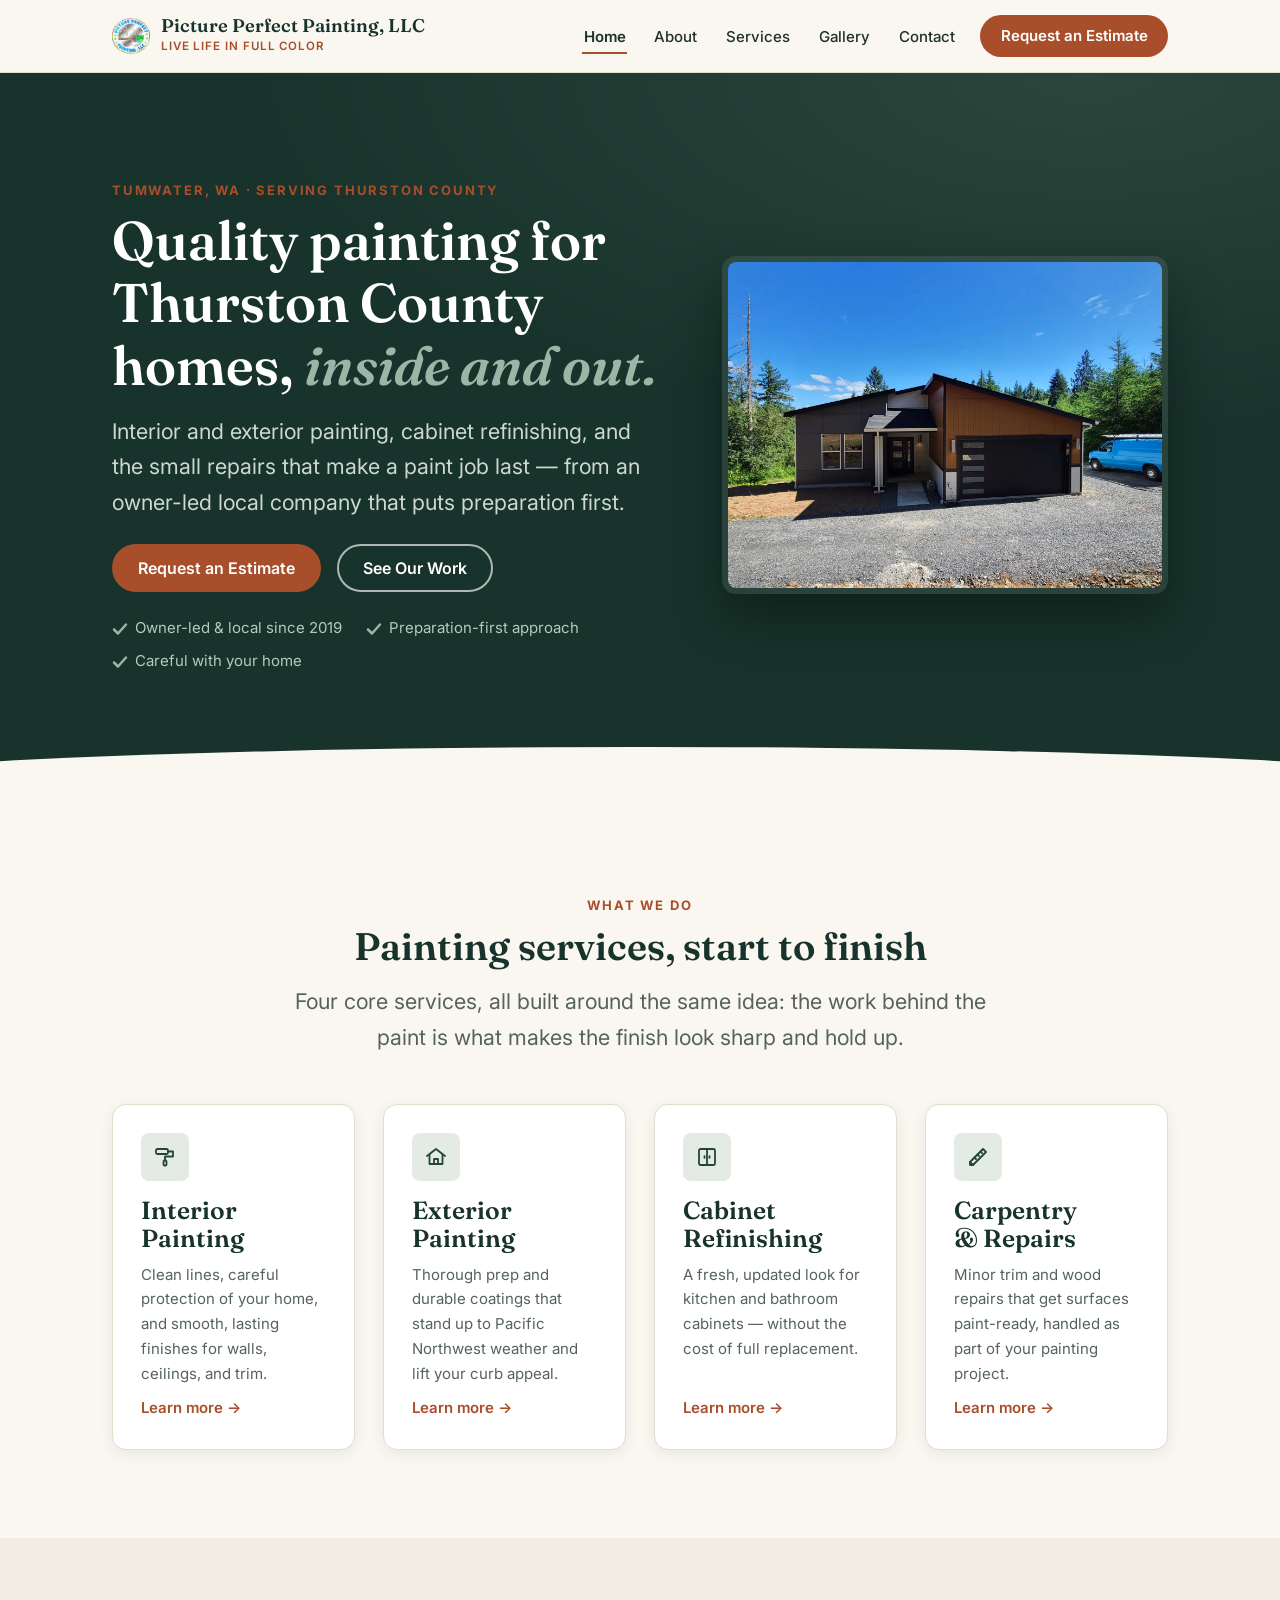
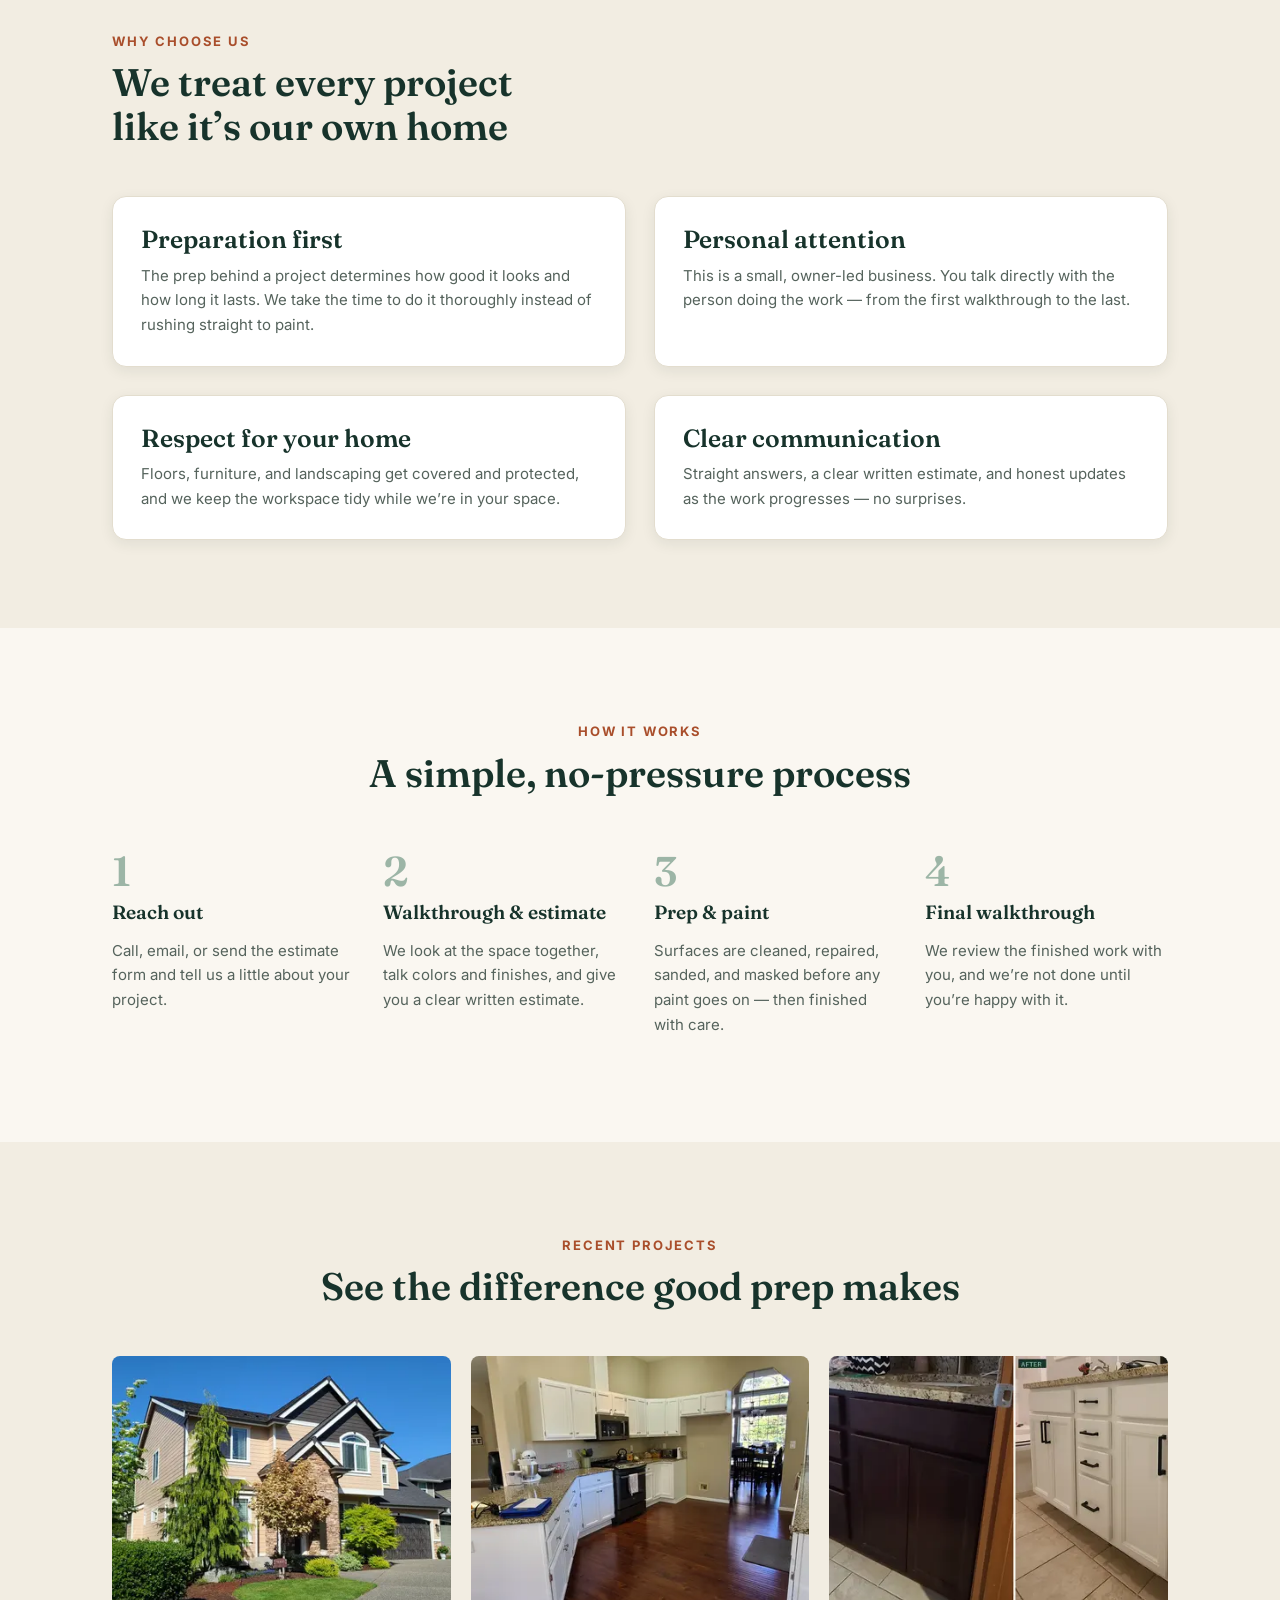
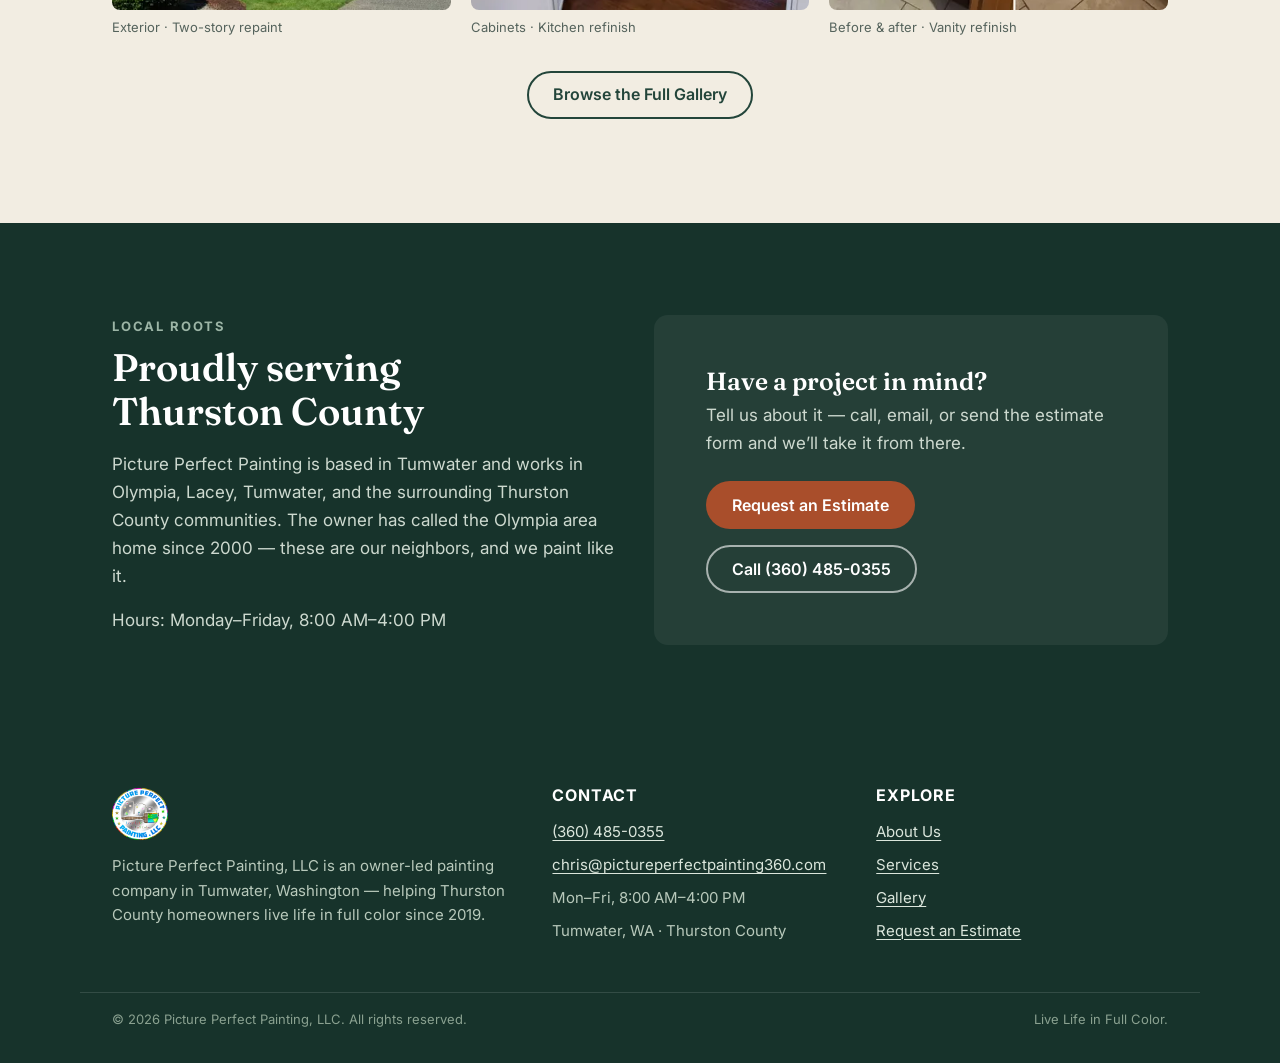
<file: index.html>
<!DOCTYPE html>
<html lang="en">
<head>
  <meta charset="UTF-8">
  <meta name="viewport" content="width=device-width, initial-scale=1.0">
  <title>Picture Perfect Painting | Interior &amp; Exterior Painters in Thurston County, WA</title>
  <meta name="description" content="Owner-led painting company in Tumwater, WA. Interior and exterior painting, cabinet refinishing, and small repairs for homes across Thurston County. Request an estimate today.">
  <link rel="canonical" href="https://pictureperfectpainting360.com/">

  <!-- Social sharing preview -->
  <meta property="og:type" content="website">
  <meta property="og:site_name" content="Picture Perfect Painting, LLC">
  <meta property="og:title" content="Picture Perfect Painting | Thurston County, WA">
  <meta property="og:description" content="Interior &amp; exterior painting, cabinet refinishing, and small repairs. Owner-led and local to Tumwater since 2019.">
  <meta property="og:url" content="https://pictureperfectpainting360.com/">
  <meta property="og:image" content="https://pictureperfectpainting360.com/images/branding/og-image.png">

  <link rel="icon" type="image/png" href="images/branding/favicon.png">
  <link rel="apple-touch-icon" href="images/branding/apple-touch-icon.png">

  <link rel="preconnect" href="https://fonts.googleapis.com">
  <link rel="preconnect" href="https://fonts.gstatic.com" crossorigin>
  <link href="https://fonts.googleapis.com/css2?family=Fraunces:ital,opsz,wght@0,9..144,600;1,9..144,600&amp;family=Inter:wght@400;500;600;700&amp;display=swap" rel="stylesheet">

  <link rel="stylesheet" href="css/style.css">
  <script src="js/main.js" defer></script>

  <!-- Local-business structured data for search engines -->
  <script type="application/ld+json">
  {
    "@context": "https://schema.org",
    "@type": "HousePainter",
    "name": "Picture Perfect Painting, LLC",
    "url": "https://pictureperfectpainting360.com/",
    "telephone": "+13604850355",
    "email": "chris@pictureperfectpainting360.com",
    "slogan": "Live Life in Full Color",
    "foundingDate": "2019",
    "image": "https://pictureperfectpainting360.com/images/branding/og-image.png",
    "address": {
      "@type": "PostalAddress",
      "addressLocality": "Tumwater",
      "addressRegion": "WA",
      "addressCountry": "US"
    },
    "areaServed": [
      { "@type": "AdministrativeArea", "name": "Thurston County, WA" },
      { "@type": "City", "name": "Olympia" },
      { "@type": "City", "name": "Lacey" },
      { "@type": "City", "name": "Tumwater" }
    ],
    "openingHoursSpecification": [{
      "@type": "OpeningHoursSpecification",
      "dayOfWeek": ["Monday", "Tuesday", "Wednesday", "Thursday", "Friday"],
      "opens": "08:00",
      "closes": "16:00"
    }]
  }
  </script>
</head>
<body>
  <a class="skip-link" href="#main">Skip to main content</a>

  <!-- ============ HEADER (keep identical across all pages) ============ -->
  <header class="site-header">
    <div class="container header-inner">
      <a class="brand" href="index.html">
        <img src="images/branding/logo-round.png" width="192" height="192" alt="">
        <span>
          <span class="brand-name">Picture Perfect Painting, LLC</span>
          <span class="brand-tag">Live Life in Full Color</span>
        </span>
      </a>
      <nav class="site-nav" id="site-nav" aria-label="Main">
        <ul>
          <li><a href="index.html" aria-current="page">Home</a></li>
          <li><a href="about.html">About</a></li>
          <li><a href="services.html">Services</a></li>
          <li><a href="gallery.html">Gallery</a></li>
          <li><a href="contact.html">Contact</a></li>
        </ul>
      </nav>
      <a class="btn btn--primary header-cta" href="contact.html">Request an Estimate</a>
      <button class="nav-toggle" aria-expanded="false" aria-controls="site-nav">
        <span class="visually-hidden">Menu</span>
        <span class="bar"></span><span class="bar"></span><span class="bar"></span>
      </button>
    </div>
  </header>

  <main id="main">
    <!-- ============ HERO ============ -->
    <section class="hero">
      <div class="container hero-inner">
        <div>
          <span class="eyebrow">Tumwater, WA &middot; Serving Thurston County</span>
          <h1>Quality painting for Thurston County homes, <span class="accent">inside&nbsp;and&nbsp;out.</span></h1>
          <p>Interior and exterior painting, cabinet refinishing, and the small repairs that make a paint job last — from an owner-led local company that puts preparation first.</p>
          <div class="hero-actions">
            <a class="btn btn--primary" href="contact.html">Request an Estimate</a>
            <a class="btn btn--outline" href="gallery.html">See Our Work</a>
          </div>
          <ul class="hero-points">
            <li><svg viewBox="0 0 16 16" aria-hidden="true"><path d="M2 8.5 6 12.5 14 3.5" fill="none" stroke="currentColor" stroke-width="2.5" stroke-linecap="round" stroke-linejoin="round"/></svg>Owner-led &amp; local since 2019</li>
            <li><svg viewBox="0 0 16 16" aria-hidden="true"><path d="M2 8.5 6 12.5 14 3.5" fill="none" stroke="currentColor" stroke-width="2.5" stroke-linecap="round" stroke-linejoin="round"/></svg>Preparation-first approach</li>
            <li><svg viewBox="0 0 16 16" aria-hidden="true"><path d="M2 8.5 6 12.5 14 3.5" fill="none" stroke="currentColor" stroke-width="2.5" stroke-linecap="round" stroke-linejoin="round"/></svg>Careful with your home</li>
          </ul>
        </div>
        <div class="hero-media">
          <img src="images/hero/home-hero.webp" width="1600" height="1200" alt="Freshly painted modern home with dark siding in Thurston County" fetchpriority="high">
        </div>
      </div>
    </section>

    <!-- ============ SERVICES OVERVIEW ============ -->
    <section class="section" aria-labelledby="services-heading">
      <div class="container">
        <div class="section-intro section-intro--center">
          <span class="eyebrow">What We Do</span>
          <h2 id="services-heading">Painting services, start to finish</h2>
          <p class="lede">Four core services, all built around the same idea: the work behind the paint is what makes the finish look sharp and hold up.</p>
        </div>
        <div class="grid grid--4">
          <article class="card">
            <div class="card-icon">
              <svg viewBox="0 0 24 24" fill="none" stroke="currentColor" stroke-width="1.8" stroke-linecap="round" stroke-linejoin="round" aria-hidden="true"><rect x="3" y="4" width="12" height="5" rx="1.5"/><path d="M15 6.5h5v5h-8v4"/><rect x="10.5" y="15.5" width="3" height="5" rx="1"/></svg>
            </div>
            <h3>Interior Painting</h3>
            <p>Clean lines, careful protection of your home, and smooth, lasting finishes for walls, ceilings, and trim.</p>
            <a class="card-link" href="services.html#interior-painting">Learn more &rarr;</a>
          </article>
          <article class="card">
            <div class="card-icon">
              <svg viewBox="0 0 24 24" fill="none" stroke="currentColor" stroke-width="1.8" stroke-linecap="round" stroke-linejoin="round" aria-hidden="true"><path d="M3 11 12 4l9 7"/><path d="M5.5 9.5V19h13V9.5"/><path d="M10 19v-5h4v5"/></svg>
            </div>
            <h3>Exterior Painting</h3>
            <p>Thorough prep and durable coatings that stand up to Pacific Northwest weather and lift your curb appeal.</p>
            <a class="card-link" href="services.html#exterior-painting">Learn more &rarr;</a>
          </article>
          <article class="card">
            <div class="card-icon">
              <svg viewBox="0 0 24 24" fill="none" stroke="currentColor" stroke-width="1.8" stroke-linecap="round" stroke-linejoin="round" aria-hidden="true"><rect x="4" y="4" width="16" height="16" rx="1.5"/><path d="M12 4v16"/><path d="M9.5 11.2v1.6M14.5 11.2v1.6"/></svg>
            </div>
            <h3>Cabinet Refinishing</h3>
            <p>A fresh, updated look for kitchen and bathroom cabinets — without the cost of full replacement.</p>
            <a class="card-link" href="services.html#cabinet-refinishing">Learn more &rarr;</a>
          </article>
          <article class="card">
            <div class="card-icon">
              <svg viewBox="0 0 24 24" fill="none" stroke="currentColor" stroke-width="1.8" stroke-linecap="round" stroke-linejoin="round" aria-hidden="true"><path d="M4 17 17 4l3 3L7 20l-3 .0z"/><path d="M4 17l3 3M8.5 12.5l1.5 1.5M11.5 9.5l1.5 1.5M14.5 6.5l1.5 1.5"/></svg>
            </div>
            <h3>Carpentry &amp; Repairs</h3>
            <p>Minor trim and wood repairs that get surfaces paint-ready, handled as part of your painting project.</p>
            <a class="card-link" href="services.html#carpentry-repairs">Learn more &rarr;</a>
          </article>
        </div>
      </div>
    </section>

    <!-- ============ WHY CHOOSE US ============ -->
    <section class="section section--alt" aria-labelledby="why-heading">
      <div class="container">
        <div class="section-intro">
          <span class="eyebrow">Why Choose Us</span>
          <h2 id="why-heading">We treat every project like it&rsquo;s our own home</h2>
        </div>
        <div class="grid grid--2">
          <article class="card">
            <h3>Preparation first</h3>
            <p>The prep behind a project determines how good it looks and how long it lasts. We take the time to do it thoroughly instead of rushing straight to paint.</p>
          </article>
          <article class="card">
            <h3>Personal attention</h3>
            <p>This is a small, owner-led business. You talk directly with the person doing the work — from the first walkthrough to the last.</p>
          </article>
          <article class="card">
            <h3>Respect for your home</h3>
            <p>Floors, furniture, and landscaping get covered and protected, and we keep the workspace tidy while we&rsquo;re in your space.</p>
          </article>
          <article class="card">
            <h3>Clear communication</h3>
            <p>Straight answers, a clear written estimate, and honest updates as the work progresses — no surprises.</p>
          </article>
        </div>
      </div>
    </section>

    <!-- ============ PROCESS ============ -->
    <section class="section" aria-labelledby="process-heading">
      <div class="container">
        <div class="section-intro section-intro--center">
          <span class="eyebrow">How It Works</span>
          <h2 id="process-heading">A simple, no-pressure process</h2>
        </div>
        <div class="grid grid--4">
          <div class="step">
            <span class="step-number" aria-hidden="true">1</span>
            <h3>Reach out</h3>
            <p>Call, email, or send the estimate form and tell us a little about your project.</p>
          </div>
          <div class="step">
            <span class="step-number" aria-hidden="true">2</span>
            <h3>Walkthrough &amp; estimate</h3>
            <p>We look at the space together, talk colors and finishes, and give you a clear written estimate.</p>
          </div>
          <div class="step">
            <span class="step-number" aria-hidden="true">3</span>
            <h3>Prep &amp; paint</h3>
            <p>Surfaces are cleaned, repaired, sanded, and masked before any paint goes on — then finished with care.</p>
          </div>
          <div class="step">
            <span class="step-number" aria-hidden="true">4</span>
            <h3>Final walkthrough</h3>
            <p>We review the finished work with you, and we&rsquo;re not done until you&rsquo;re happy with it.</p>
          </div>
        </div>
      </div>
    </section>

    <!-- ============ FEATURED WORK ============ -->
    <section class="section section--alt" aria-labelledby="work-heading">
      <div class="container">
        <div class="section-intro section-intro--center">
          <span class="eyebrow">Recent Projects</span>
          <h2 id="work-heading">See the difference good prep makes</h2>
        </div>
        <div class="gallery-grid">
          <figure class="gallery-item">
            <img src="images/gallery/exterior/stone-accent-two-story-thumb.webp" width="640" height="480" loading="lazy" alt="Freshly painted tan two-story home with stone accents">
            <figcaption>Exterior &middot; Two-story repaint</figcaption>
          </figure>
          <figure class="gallery-item">
            <img src="images/gallery/cabinets/white-kitchen-refinish-thumb.webp" width="640" height="480" loading="lazy" alt="Kitchen cabinets refinished in white">
            <figcaption>Cabinets &middot; Kitchen refinish</figcaption>
          </figure>
          <figure class="gallery-item">
            <img src="images/gallery/before-after/ba-vanity-thumb.webp" width="680" height="296" loading="lazy" alt="Before and after of a bathroom vanity refinished from espresso to white">
            <figcaption>Before &amp; after &middot; Vanity refinish</figcaption>
          </figure>
        </div>
        <p style="text-align:center; margin-top: var(--space-4);">
          <a class="btn btn--outline" href="gallery.html">Browse the Full Gallery</a>
        </p>
      </div>
    </section>

    <!--
    ============ TESTIMONIALS (ready to enable) ============
    Uncomment this section once you have real customer quotes, and only use
    reviews you have permission to publish. Never invent testimonials.

    <section class="section" aria-labelledby="testimonials-heading">
      <div class="container">
        <div class="section-intro section-intro--center">
          <span class="eyebrow">Kind Words</span>
          <h2 id="testimonials-heading">What neighbors are saying</h2>
        </div>
        <div class="grid grid--3">
          <blockquote class="card">
            <p>&ldquo;Customer quote goes here.&rdquo;</p>
            <footer>&mdash; First name, City</footer>
          </blockquote>
        </div>
      </div>
    </section>
    -->

    <!-- ============ SERVICE AREA ============ -->
    <section class="section section--dark" aria-labelledby="area-heading">
      <div class="container grid grid--2" style="align-items:center;">
        <div>
          <span class="eyebrow">Local Roots</span>
          <h2 id="area-heading">Proudly serving Thurston County</h2>
          <p>Picture Perfect Painting is based in Tumwater and works in Olympia, Lacey, Tumwater, and the surrounding Thurston County communities. The owner has called the Olympia area home since 2000 — these are our neighbors, and we paint like it.</p>
          <p>Hours: Monday&ndash;Friday, 8:00&nbsp;AM&ndash;4:00&nbsp;PM</p>
        </div>
        <div>
          <div class="cta-banner" style="background: rgba(255,255,255,0.06); flex-direction:column; align-items:flex-start;">
            <div>
              <h2 style="font-size: var(--text-h3);">Have a project in mind?</h2>
              <p>Tell us about it — call, email, or send the estimate form and we&rsquo;ll take it from there.</p>
            </div>
            <div class="cta-actions">
              <a class="btn btn--primary" href="contact.html">Request an Estimate</a>
              <a class="btn btn--outline" href="tel:+13604850355">Call (360)&nbsp;485-0355</a>
            </div>
          </div>
        </div>
      </div>
    </section>
  </main>

  <!-- ============ FOOTER (keep identical across all pages) ============ -->
  <footer class="site-footer" style="margin-top:0;">
    <div class="container footer-grid">
      <div class="footer-brand">
        <img src="images/branding/logo-round-white.png" width="192" height="192" alt="" loading="lazy">
        <p>Picture Perfect Painting, LLC is an owner-led painting company in Tumwater, Washington — helping Thurston County homeowners live life in full color since 2019.</p>
      </div>
      <div>
        <h3>Contact</h3>
        <ul>
          <li><a href="tel:+13604850355">(360) 485-0355</a></li>
          <li><a href="mailto:chris@pictureperfectpainting360.com">chris@pictureperfectpainting360.com</a></li>
          <li>Mon&ndash;Fri, 8:00 AM&ndash;4:00 PM</li>
          <li>Tumwater, WA &middot; Thurston County</li>
        </ul>
      </div>
      <div>
        <h3>Explore</h3>
        <ul>
          <li><a href="about.html">About Us</a></li>
          <li><a href="services.html">Services</a></li>
          <li><a href="gallery.html">Gallery</a></li>
          <li><a href="contact.html">Request an Estimate</a></li>
        </ul>
      </div>
    </div>
    <div class="container footer-bottom">
      <p>&copy; <span id="footer-year">2026</span> Picture Perfect Painting, LLC. All rights reserved.</p>
      <p>Live Life in Full Color.</p>
    </div>
  </footer>
</body>
</html>
</file>
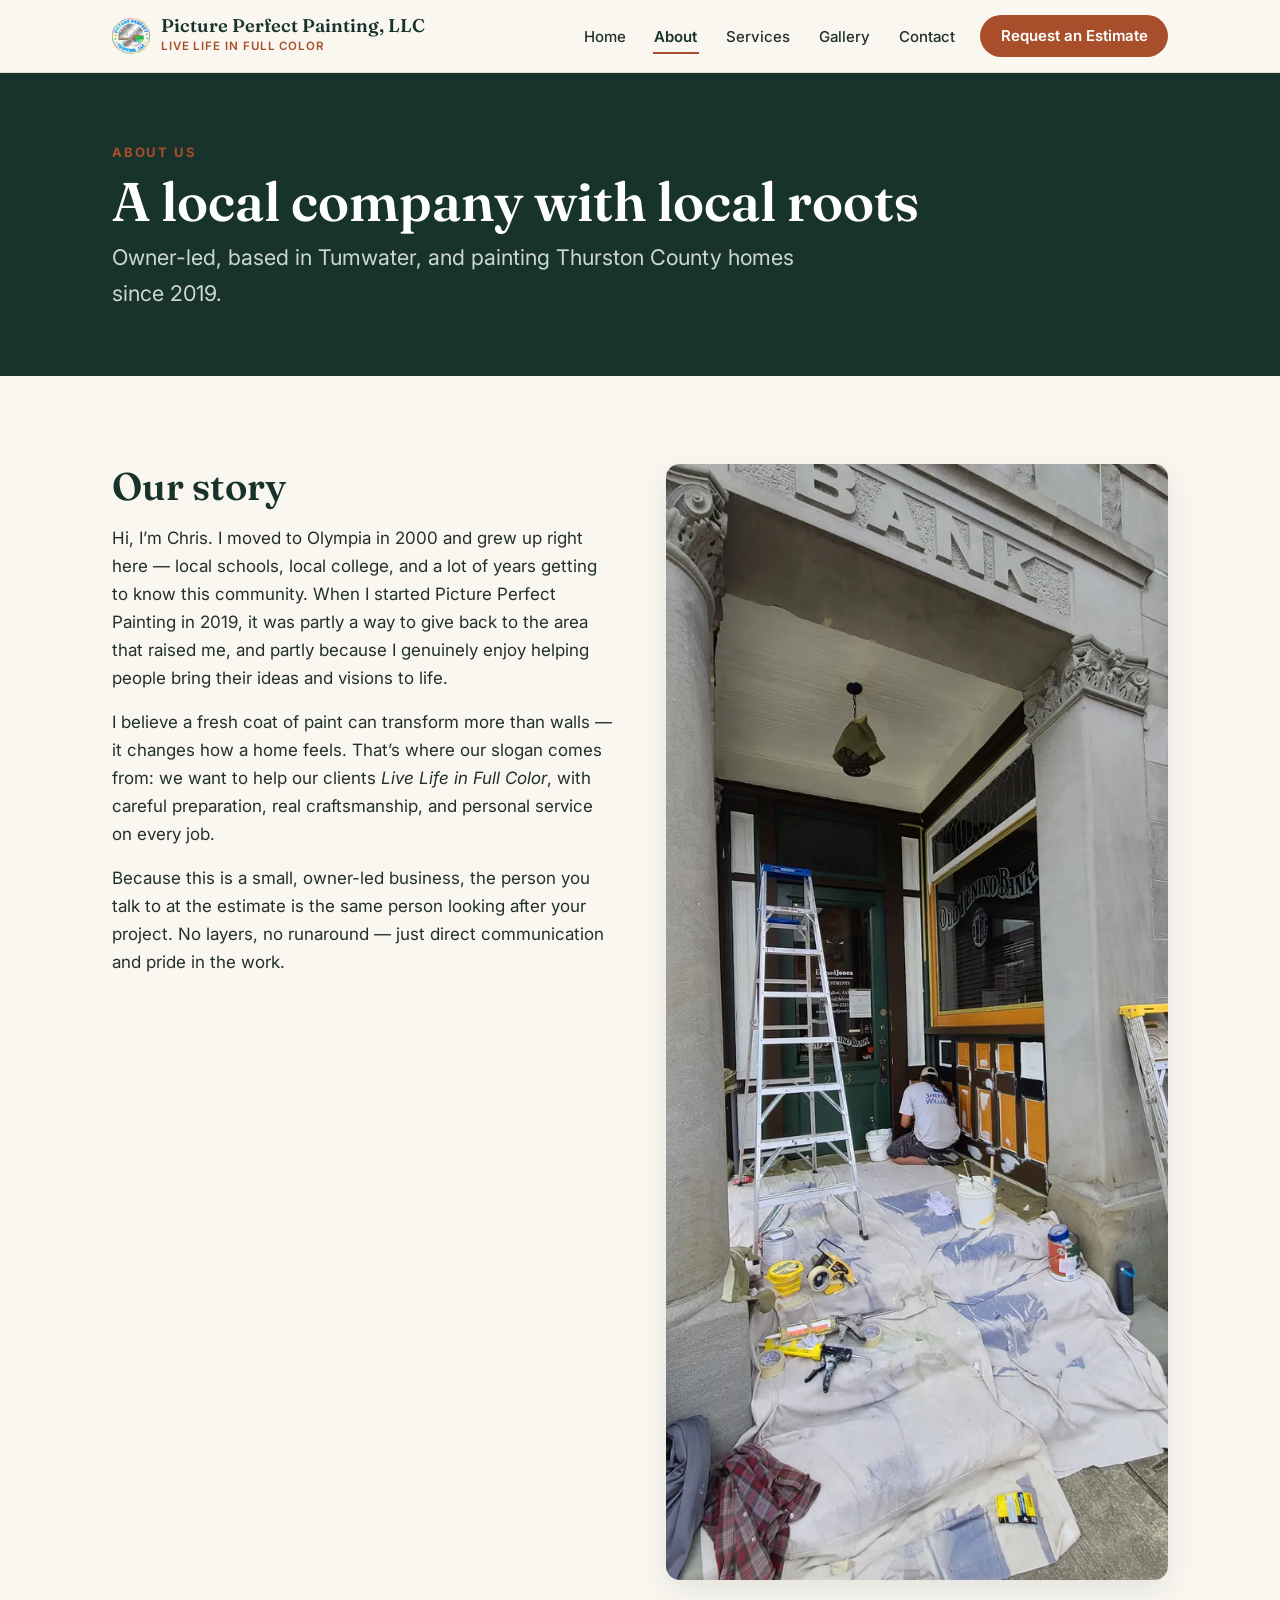
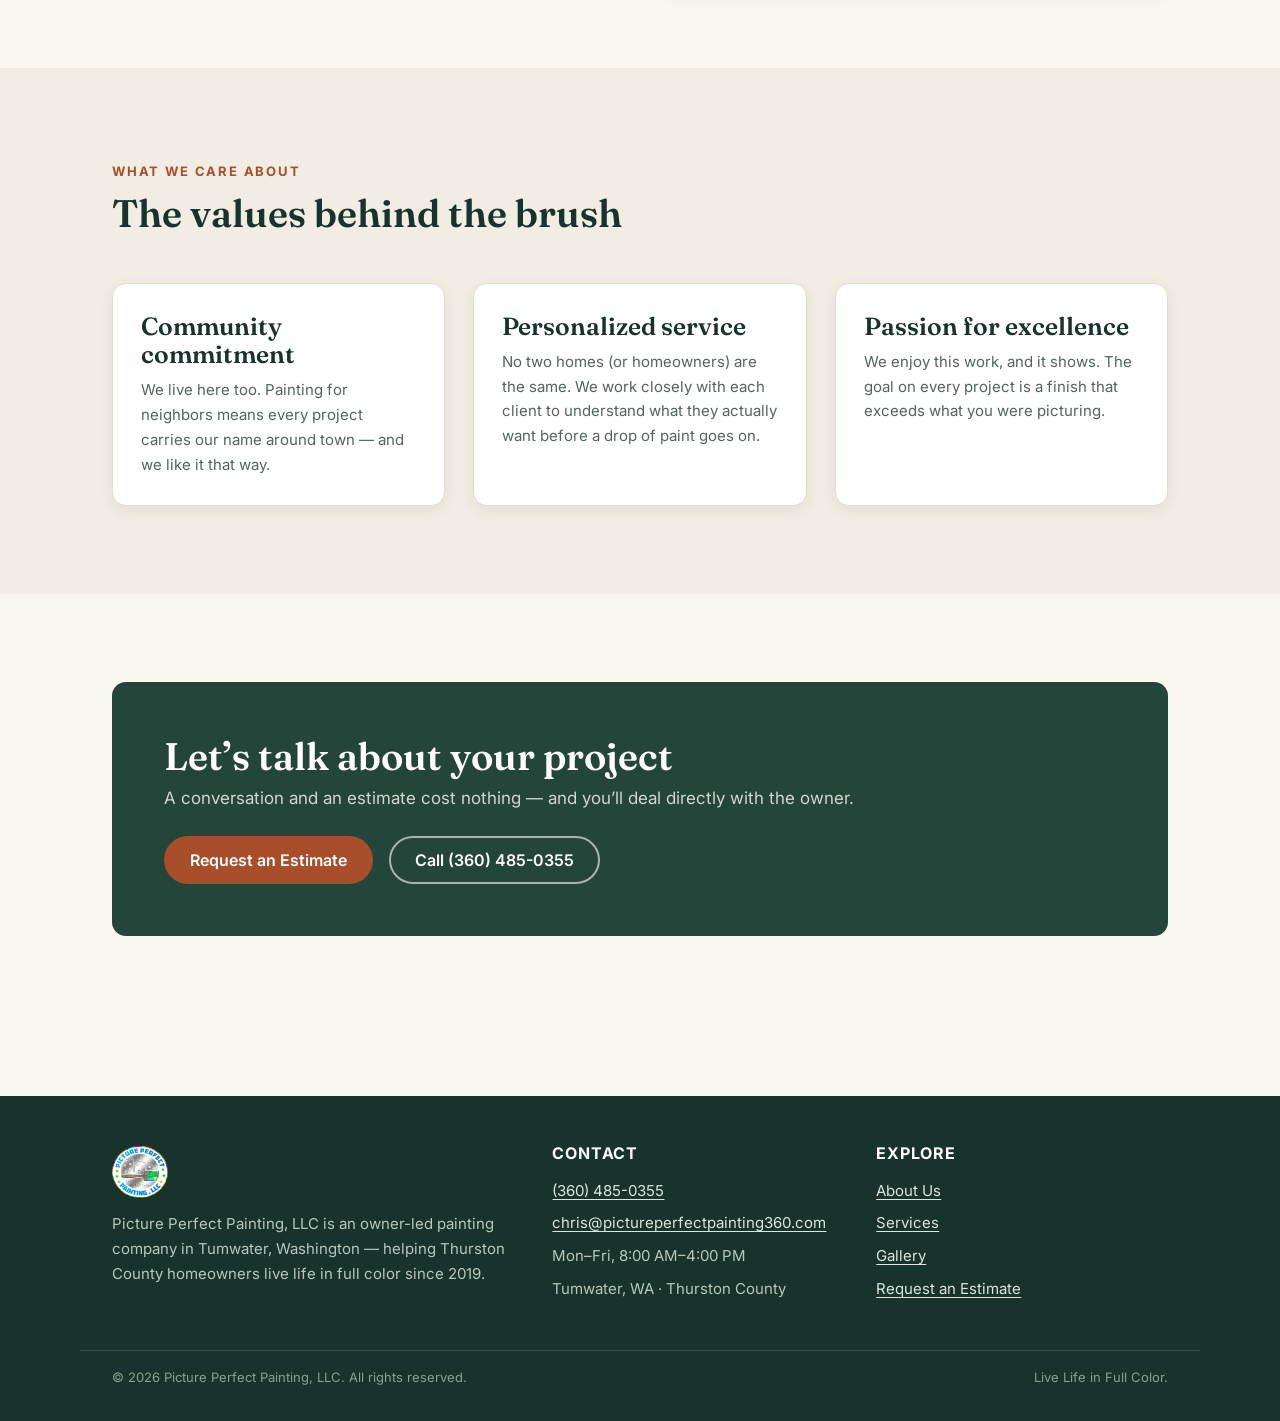
<file: about.html>
<!DOCTYPE html>
<html lang="en">
<head>
  <meta charset="UTF-8">
  <meta name="viewport" content="width=device-width, initial-scale=1.0">
  <title>About Us | Picture Perfect Painting — Tumwater, WA</title>
  <meta name="description" content="Picture Perfect Painting is an owner-led painting company founded in 2019 in Tumwater, WA. Local roots, careful preparation, and personal service across Thurston County.">
  <link rel="canonical" href="https://pictureperfectpainting360.com/about.html">

  <meta property="og:type" content="website">
  <meta property="og:site_name" content="Picture Perfect Painting, LLC">
  <meta property="og:title" content="About Picture Perfect Painting">
  <meta property="og:description" content="Owner-led and local to Tumwater since 2019. Careful preparation, personal service, and pride in craftsmanship.">
  <meta property="og:url" content="https://pictureperfectpainting360.com/about.html">
  <meta property="og:image" content="https://pictureperfectpainting360.com/images/branding/og-image.png">

  <link rel="icon" type="image/png" href="images/branding/favicon.png">
  <link rel="apple-touch-icon" href="images/branding/apple-touch-icon.png">

  <link rel="preconnect" href="https://fonts.googleapis.com">
  <link rel="preconnect" href="https://fonts.gstatic.com" crossorigin>
  <link href="https://fonts.googleapis.com/css2?family=Fraunces:ital,opsz,wght@0,9..144,600;1,9..144,600&amp;family=Inter:wght@400;500;600;700&amp;display=swap" rel="stylesheet">

  <link rel="stylesheet" href="css/style.css">
  <script src="js/main.js" defer></script>
</head>
<body>
  <a class="skip-link" href="#main">Skip to main content</a>

  <!-- ============ HEADER (keep identical across all pages) ============ -->
  <header class="site-header">
    <div class="container header-inner">
      <a class="brand" href="index.html">
        <img src="images/branding/logo-round.png" width="192" height="192" alt="">
        <span>
          <span class="brand-name">Picture Perfect Painting, LLC</span>
          <span class="brand-tag">Live Life in Full Color</span>
        </span>
      </a>
      <nav class="site-nav" id="site-nav" aria-label="Main">
        <ul>
          <li><a href="index.html">Home</a></li>
          <li><a href="about.html" aria-current="page">About</a></li>
          <li><a href="services.html">Services</a></li>
          <li><a href="gallery.html">Gallery</a></li>
          <li><a href="contact.html">Contact</a></li>
        </ul>
      </nav>
      <a class="btn btn--primary header-cta" href="contact.html">Request an Estimate</a>
      <button class="nav-toggle" aria-expanded="false" aria-controls="site-nav">
        <span class="visually-hidden">Menu</span>
        <span class="bar"></span><span class="bar"></span><span class="bar"></span>
      </button>
    </div>
  </header>

  <main id="main">
    <section class="page-hero">
      <div class="container">
        <span class="eyebrow">About Us</span>
        <h1>A local company with local roots</h1>
        <p>Owner-led, based in Tumwater, and painting Thurston County homes since 2019.</p>
      </div>
    </section>

    <section class="section" aria-labelledby="story-heading">
      <div class="container service-detail" style="padding-block: 0; align-items: start;">
        <div>
          <h2 id="story-heading">Our story</h2>
          <p>Hi, I&rsquo;m Chris. I moved to Olympia in 2000 and grew up right here — local schools, local college, and a lot of years getting to know this community. When I started Picture Perfect Painting in 2019, it was partly a way to give back to the area that raised me, and partly because I genuinely enjoy helping people bring their ideas and visions to life.</p>
          <p>I believe a fresh coat of paint can transform more than walls — it changes how a home feels. That&rsquo;s where our slogan comes from: we want to help our clients <em>Live Life in Full Color</em>, with careful preparation, real craftsmanship, and personal service on every job.</p>
          <p>Because this is a small, owner-led business, the person you talk to at the estimate is the same person looking after your project. No layers, no runaround — just direct communication and pride in the work.</p>
        </div>
        <div class="service-detail-media">
          <img src="images/about/crew-at-work.webp" width="630" height="1400" alt="Painting the entry of the historic Old Tenino Bank building">
        </div>
      </div>
    </section>

    <section class="section section--alt" aria-labelledby="values-heading">
      <div class="container">
        <div class="section-intro">
          <span class="eyebrow">What We Care About</span>
          <h2 id="values-heading">The values behind the brush</h2>
        </div>
        <div class="grid grid--3">
          <article class="card">
            <h3>Community commitment</h3>
            <p>We live here too. Painting for neighbors means every project carries our name around town — and we like it that way.</p>
          </article>
          <article class="card">
            <h3>Personalized service</h3>
            <p>No two homes (or homeowners) are the same. We work closely with each client to understand what they actually want before a drop of paint goes on.</p>
          </article>
          <article class="card">
            <h3>Passion for excellence</h3>
            <p>We enjoy this work, and it shows. The goal on every project is a finish that exceeds what you were picturing.</p>
          </article>
        </div>
      </div>
    </section>

    <section class="section">
      <div class="container">
        <div class="cta-banner">
          <div>
            <h2>Let&rsquo;s talk about your project</h2>
            <p>A conversation and an estimate cost nothing — and you&rsquo;ll deal directly with the owner.</p>
          </div>
          <div class="cta-actions">
            <a class="btn btn--primary" href="contact.html">Request an Estimate</a>
            <a class="btn btn--outline" href="tel:+13604850355">Call (360)&nbsp;485-0355</a>
          </div>
        </div>
      </div>
    </section>
  </main>

  <!-- ============ FOOTER (keep identical across all pages) ============ -->
  <footer class="site-footer">
    <div class="container footer-grid">
      <div class="footer-brand">
        <img src="images/branding/logo-round-white.png" width="192" height="192" alt="" loading="lazy">
        <p>Picture Perfect Painting, LLC is an owner-led painting company in Tumwater, Washington — helping Thurston County homeowners live life in full color since 2019.</p>
      </div>
      <div>
        <h3>Contact</h3>
        <ul>
          <li><a href="tel:+13604850355">(360) 485-0355</a></li>
          <li><a href="mailto:chris@pictureperfectpainting360.com">chris@pictureperfectpainting360.com</a></li>
          <li>Mon&ndash;Fri, 8:00 AM&ndash;4:00 PM</li>
          <li>Tumwater, WA &middot; Thurston County</li>
        </ul>
      </div>
      <div>
        <h3>Explore</h3>
        <ul>
          <li><a href="about.html">About Us</a></li>
          <li><a href="services.html">Services</a></li>
          <li><a href="gallery.html">Gallery</a></li>
          <li><a href="contact.html">Request an Estimate</a></li>
        </ul>
      </div>
    </div>
    <div class="container footer-bottom">
      <p>&copy; <span id="footer-year">2026</span> Picture Perfect Painting, LLC. All rights reserved.</p>
      <p>Live Life in Full Color.</p>
    </div>
  </footer>
</body>
</html>
</file>
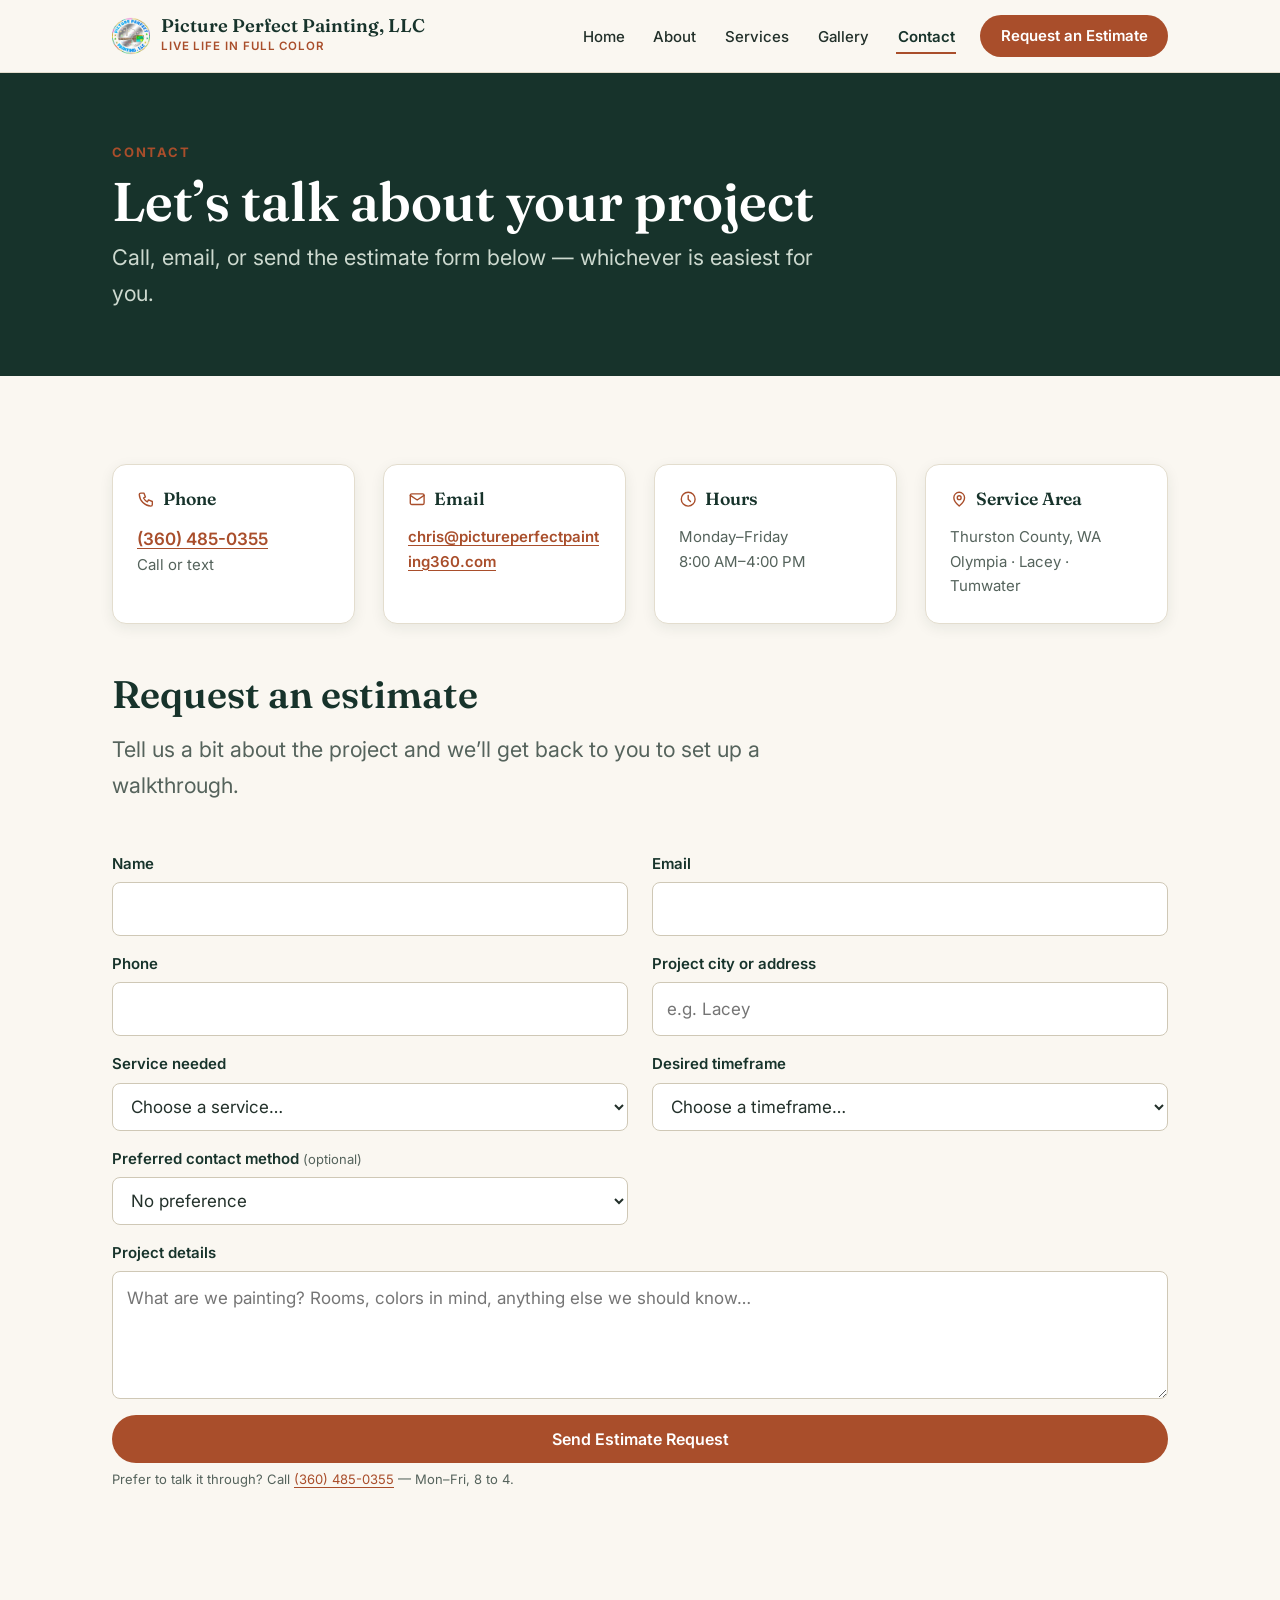
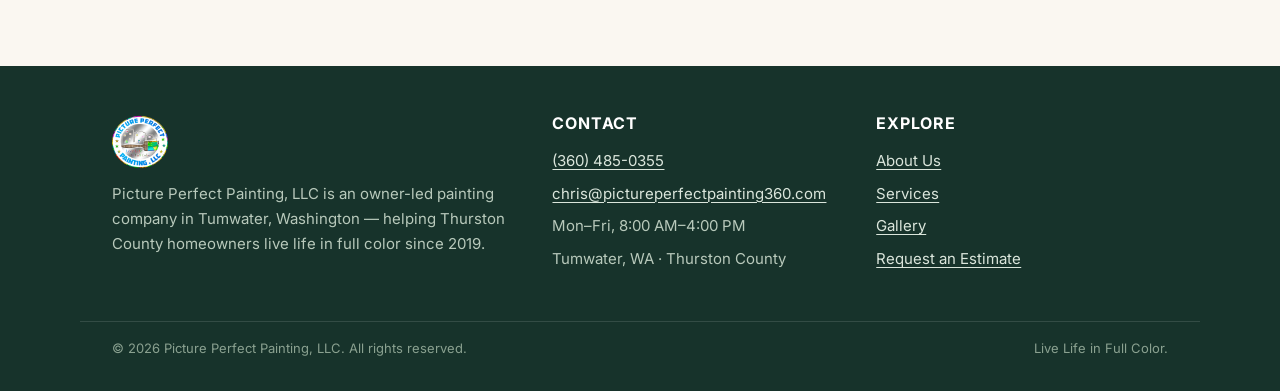
<file: contact.html>
<!DOCTYPE html>
<html lang="en">
<head>
  <meta charset="UTF-8">
  <meta name="viewport" content="width=device-width, initial-scale=1.0">
  <title>Request an Estimate | Picture Perfect Painting — (360) 485-0355</title>
  <meta name="description" content="Request a painting estimate in Thurston County, WA. Call (360) 485-0355, email, or send the form — interior, exterior, and cabinet refinishing. Mon–Fri 8 AM–4 PM.">
  <link rel="canonical" href="https://pictureperfectpainting360.com/contact.html">

  <meta property="og:type" content="website">
  <meta property="og:site_name" content="Picture Perfect Painting, LLC">
  <meta property="og:title" content="Request an Estimate | Picture Perfect Painting">
  <meta property="og:description" content="Call (360) 485-0355 or send the estimate form. Serving Thurston County, WA.">
  <meta property="og:url" content="https://pictureperfectpainting360.com/contact.html">
  <meta property="og:image" content="https://pictureperfectpainting360.com/images/branding/og-image.png">

  <link rel="icon" type="image/png" href="images/branding/favicon.png">
  <link rel="apple-touch-icon" href="images/branding/apple-touch-icon.png">

  <link rel="preconnect" href="https://fonts.googleapis.com">
  <link rel="preconnect" href="https://fonts.gstatic.com" crossorigin>
  <link href="https://fonts.googleapis.com/css2?family=Fraunces:ital,opsz,wght@0,9..144,600;1,9..144,600&amp;family=Inter:wght@400;500;600;700&amp;display=swap" rel="stylesheet">

  <link rel="stylesheet" href="css/style.css">
  <script src="js/main.js" defer></script>
</head>
<body>
  <a class="skip-link" href="#main">Skip to main content</a>

  <!-- ============ HEADER (keep identical across all pages) ============ -->
  <header class="site-header">
    <div class="container header-inner">
      <a class="brand" href="index.html">
        <img src="images/branding/logo-round.png" width="192" height="192" alt="">
        <span>
          <span class="brand-name">Picture Perfect Painting, LLC</span>
          <span class="brand-tag">Live Life in Full Color</span>
        </span>
      </a>
      <nav class="site-nav" id="site-nav" aria-label="Main">
        <ul>
          <li><a href="index.html">Home</a></li>
          <li><a href="about.html">About</a></li>
          <li><a href="services.html">Services</a></li>
          <li><a href="gallery.html">Gallery</a></li>
          <li><a href="contact.html" aria-current="page">Contact</a></li>
        </ul>
      </nav>
      <a class="btn btn--primary header-cta" href="contact.html">Request an Estimate</a>
      <button class="nav-toggle" aria-expanded="false" aria-controls="site-nav">
        <span class="visually-hidden">Menu</span>
        <span class="bar"></span><span class="bar"></span><span class="bar"></span>
      </button>
    </div>
  </header>

  <main id="main">
    <section class="page-hero">
      <div class="container">
        <span class="eyebrow">Contact</span>
        <h1>Let&rsquo;s talk about your project</h1>
        <p>Call, email, or send the estimate form below — whichever is easiest for you.</p>
      </div>
    </section>

    <section class="section" aria-labelledby="contact-heading">
      <div class="container">
        <h2 id="contact-heading" class="visually-hidden">Contact information</h2>
        <div class="grid grid--4" style="margin-bottom: var(--space-5);">
          <div class="contact-card">
            <h3>
              <svg viewBox="0 0 24 24" fill="none" stroke="currentColor" stroke-width="1.8" stroke-linecap="round" stroke-linejoin="round" aria-hidden="true"><path d="M5 4h4l2 5-2.5 1.5a12 12 0 0 0 5 5L15 13l5 2v4a2 2 0 0 1-2 2A16 16 0 0 1 3 6a2 2 0 0 1 2-2z"/></svg>
              Phone
            </h3>
            <p><a href="tel:+13604850355">(360) 485-0355</a></p>
            <p>Call or text</p>
          </div>
          <div class="contact-card">
            <h3>
              <svg viewBox="0 0 24 24" fill="none" stroke="currentColor" stroke-width="1.8" stroke-linecap="round" stroke-linejoin="round" aria-hidden="true"><rect x="3" y="5" width="18" height="14" rx="2"/><path d="m3 7 9 6 9-6"/></svg>
              Email
            </h3>
            <p><a href="mailto:chris@pictureperfectpainting360.com" style="font-size: var(--text-sm); word-break: break-all;">chris@pictureperfectpainting360.com</a></p>
          </div>
          <div class="contact-card">
            <h3>
              <svg viewBox="0 0 24 24" fill="none" stroke="currentColor" stroke-width="1.8" stroke-linecap="round" stroke-linejoin="round" aria-hidden="true"><circle cx="12" cy="12" r="9"/><path d="M12 7v5l3 3"/></svg>
              Hours
            </h3>
            <p>Monday&ndash;Friday</p>
            <p>8:00 AM&ndash;4:00 PM</p>
          </div>
          <div class="contact-card">
            <h3>
              <svg viewBox="0 0 24 24" fill="none" stroke="currentColor" stroke-width="1.8" stroke-linecap="round" stroke-linejoin="round" aria-hidden="true"><path d="M12 21s7-6.1 7-11a7 7 0 1 0-14 0c0 4.9 7 11 7 11z"/><circle cx="12" cy="10" r="2.5"/></svg>
              Service Area
            </h3>
            <p>Thurston County, WA</p>
            <p>Olympia &middot; Lacey &middot; Tumwater</p>
          </div>
        </div>

        <div class="section-intro">
          <h2>Request an estimate</h2>
          <p class="lede">Tell us a bit about the project and we&rsquo;ll get back to you to set up a walkthrough.</p>
        </div>

        <!-- ESTIMATE FORM — submits via Formspree, which emails each
             submission to the business inbox. See README.md. -->
        <form id="estimate-form" action="https://formspree.io/f/xrbeljvd" method="POST" novalidate>
          <div class="form-grid">
            <div class="form-field">
              <label for="field-name">Name</label>
              <input id="field-name" type="text" name="name" autocomplete="name" required>
            </div>
            <div class="form-field">
              <label for="field-email">Email</label>
              <input id="field-email" type="email" name="email" autocomplete="email" required>
            </div>
            <div class="form-field">
              <label for="field-phone">Phone</label>
              <input id="field-phone" type="tel" name="phone" autocomplete="tel" required>
            </div>
            <div class="form-field">
              <label for="field-city">Project city or address</label>
              <input id="field-city" type="text" name="project_location" autocomplete="street-address" placeholder="e.g. Lacey" required>
            </div>
            <div class="form-field">
              <label for="field-service">Service needed</label>
              <select id="field-service" name="service" required>
                <option value="" selected disabled>Choose a service&hellip;</option>
                <option>Interior painting</option>
                <option>Exterior painting</option>
                <option>Cabinet refinishing</option>
                <option>Carpentry / repairs</option>
                <option>Multiple / not sure yet</option>
              </select>
            </div>
            <div class="form-field">
              <label for="field-timeframe">Desired timeframe</label>
              <select id="field-timeframe" name="timeframe" required>
                <option value="" selected disabled>Choose a timeframe&hellip;</option>
                <option>As soon as possible</option>
                <option>Within a month</option>
                <option>1&ndash;3 months</option>
                <option>Just planning ahead</option>
              </select>
            </div>
            <div class="form-field">
              <label for="field-contact-method">Preferred contact method <span class="optional">(optional)</span></label>
              <select id="field-contact-method" name="preferred_contact">
                <option value="" selected>No preference</option>
                <option>Phone call</option>
                <option>Text</option>
                <option>Email</option>
              </select>
            </div>
            <div class="form-field form-field--full">
              <label for="field-message">Project details</label>
              <textarea id="field-message" name="message" placeholder="What are we painting? Rooms, colors in mind, anything else we should know&hellip;" required></textarea>
            </div>

            <!-- Formspree settings -->
            <input type="hidden" name="_subject" value="New estimate request — pictureperfectpainting360.com">
            <!-- Honeypot: invisible to people; bots that fill it are ignored -->
            <div class="hp-field" aria-hidden="true">
              <label for="field-gotcha">Leave this field empty</label>
              <input id="field-gotcha" type="text" name="_gotcha" tabindex="-1" autocomplete="off">
            </div>

            <div class="form-field form-field--full">
              <div id="form-status" class="form-status" role="status" aria-live="polite" tabindex="-1"></div>
              <button class="btn btn--primary btn--block" type="submit">Send Estimate Request</button>
              <p class="form-note">Prefer to talk it through? Call <a href="tel:+13604850355">(360) 485-0355</a> — Mon&ndash;Fri, 8 to 4.</p>
            </div>
          </div>
        </form>
      </div>
    </section>
  </main>

  <!-- ============ FOOTER (keep identical across all pages) ============ -->
  <footer class="site-footer">
    <div class="container footer-grid">
      <div class="footer-brand">
        <img src="images/branding/logo-round-white.png" width="192" height="192" alt="" loading="lazy">
        <p>Picture Perfect Painting, LLC is an owner-led painting company in Tumwater, Washington — helping Thurston County homeowners live life in full color since 2019.</p>
      </div>
      <div>
        <h3>Contact</h3>
        <ul>
          <li><a href="tel:+13604850355">(360) 485-0355</a></li>
          <li><a href="mailto:chris@pictureperfectpainting360.com">chris@pictureperfectpainting360.com</a></li>
          <li>Mon&ndash;Fri, 8:00 AM&ndash;4:00 PM</li>
          <li>Tumwater, WA &middot; Thurston County</li>
        </ul>
      </div>
      <div>
        <h3>Explore</h3>
        <ul>
          <li><a href="about.html">About Us</a></li>
          <li><a href="services.html">Services</a></li>
          <li><a href="gallery.html">Gallery</a></li>
          <li><a href="contact.html">Request an Estimate</a></li>
        </ul>
      </div>
    </div>
    <div class="container footer-bottom">
      <p>&copy; <span id="footer-year">2026</span> Picture Perfect Painting, LLC. All rights reserved.</p>
      <p>Live Life in Full Color.</p>
    </div>
  </footer>
</body>
</html>
</file>
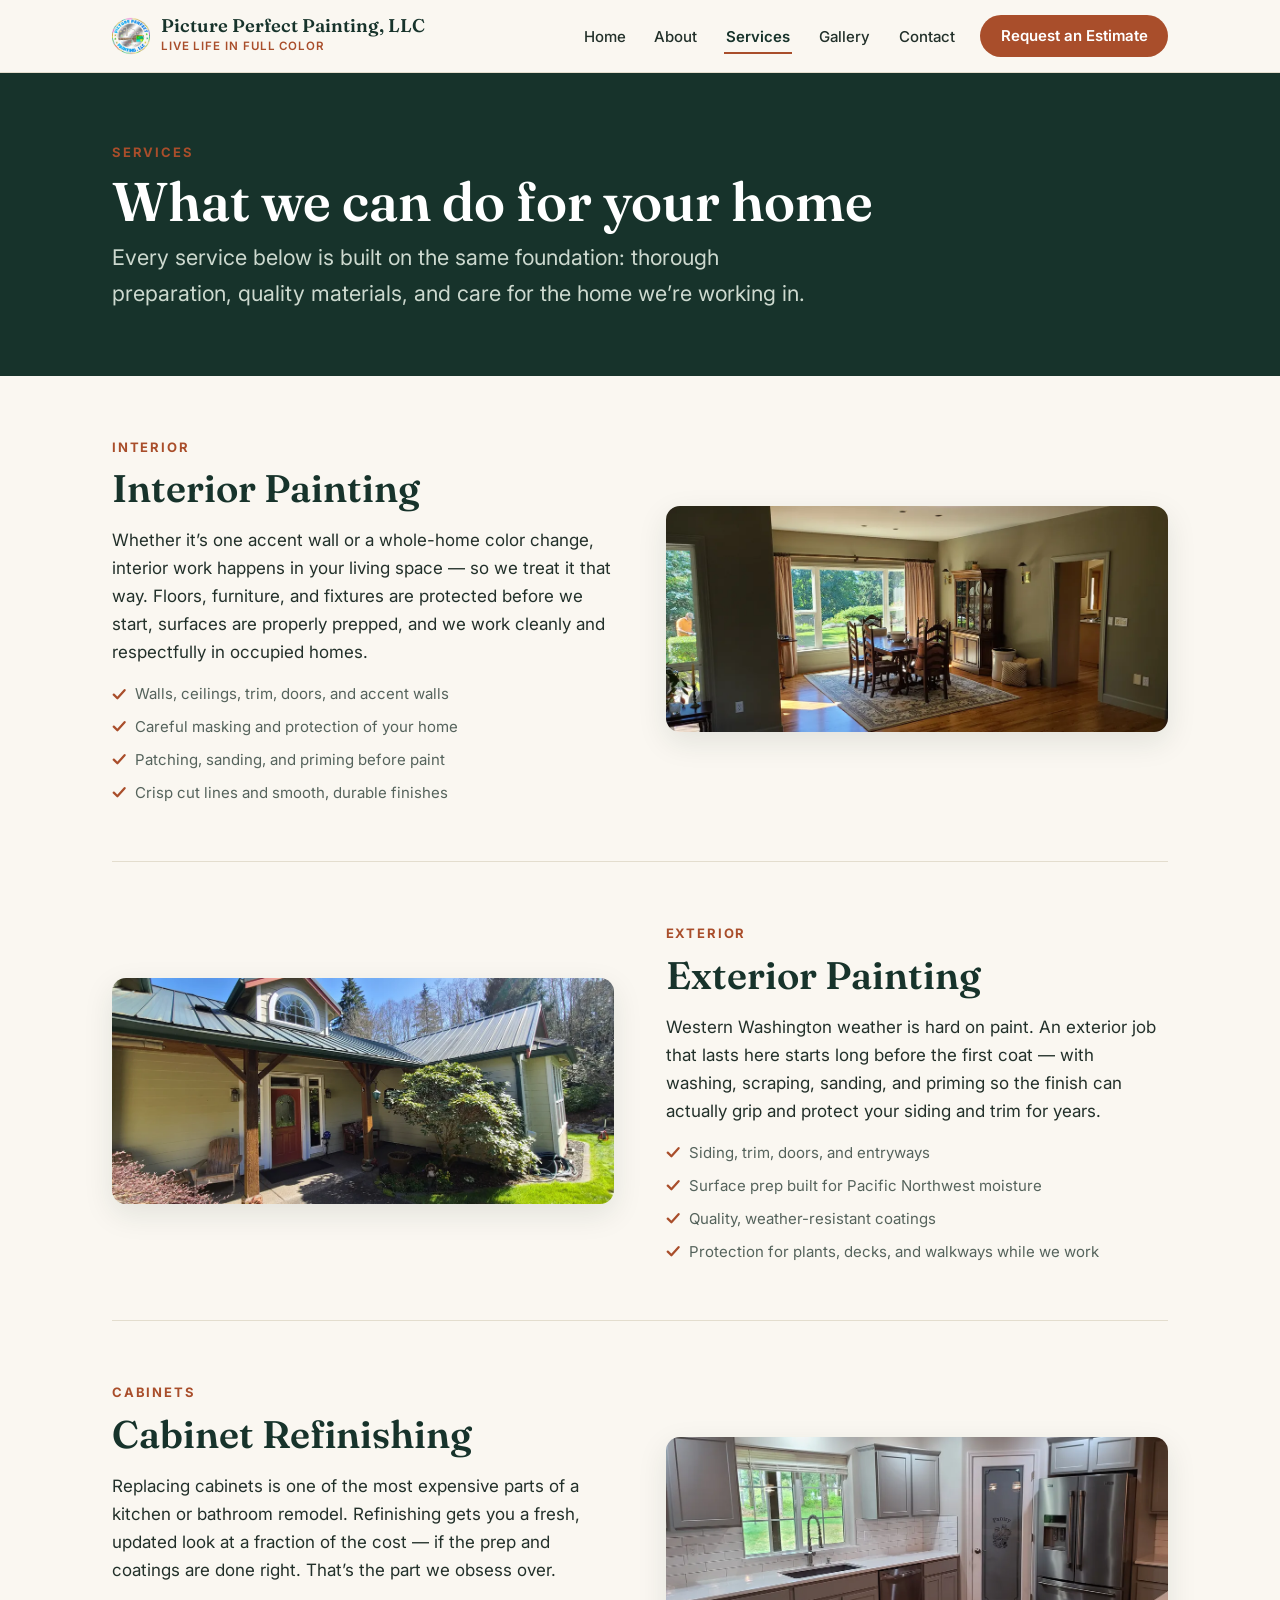
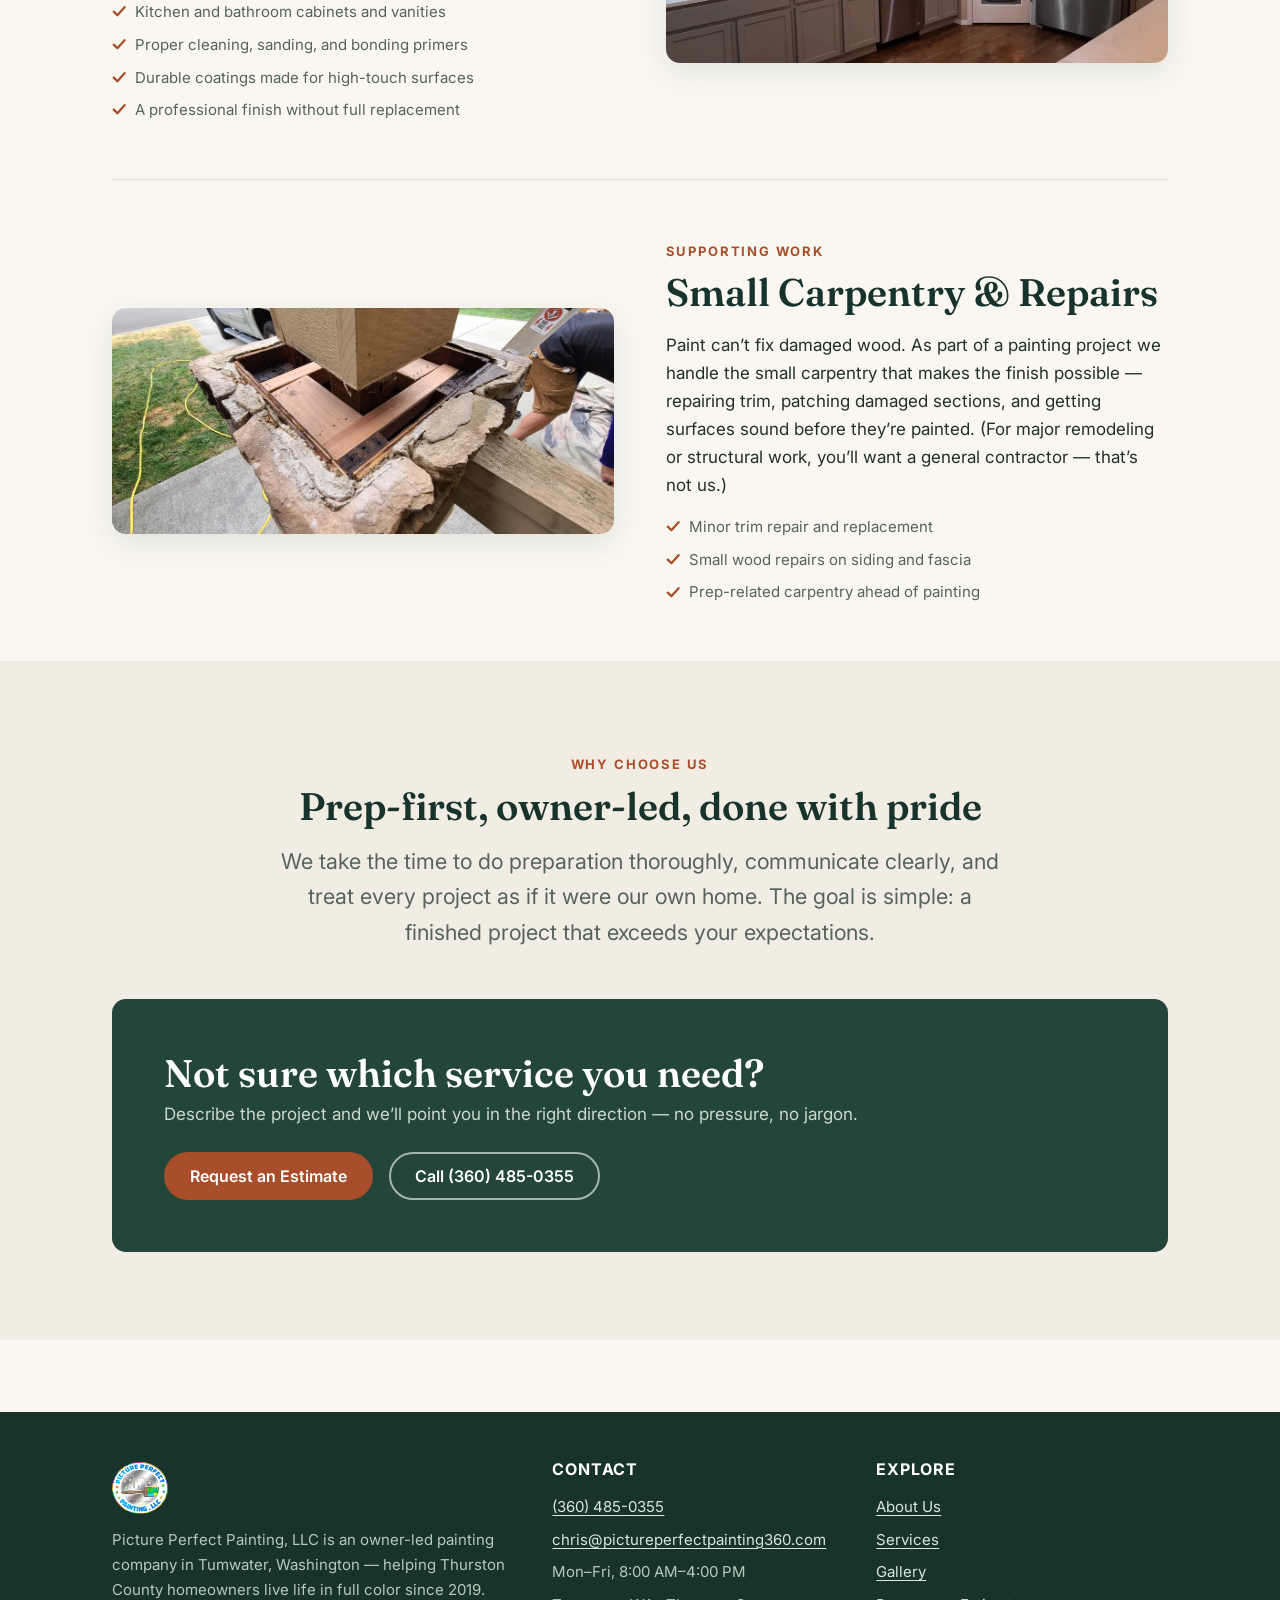
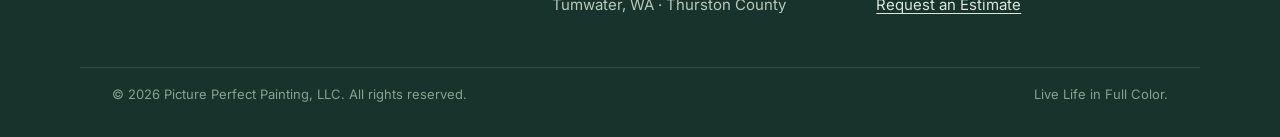
<file: services.html>
<!DOCTYPE html>
<html lang="en">
<head>
  <meta charset="UTF-8">
  <meta name="viewport" content="width=device-width, initial-scale=1.0">
  <title>Painting Services | Interior, Exterior &amp; Cabinet Refinishing | Picture Perfect Painting</title>
  <meta name="description" content="Interior painting, exterior painting, cabinet refinishing, and small paint-related carpentry for homes in Olympia, Lacey, Tumwater, and greater Thurston County, WA.">
  <link rel="canonical" href="https://pictureperfectpainting360.com/services.html">

  <meta property="og:type" content="website">
  <meta property="og:site_name" content="Picture Perfect Painting, LLC">
  <meta property="og:title" content="Painting Services | Picture Perfect Painting">
  <meta property="og:description" content="Interior, exterior, cabinet refinishing, and small paint-related carpentry across Thurston County, WA.">
  <meta property="og:url" content="https://pictureperfectpainting360.com/services.html">
  <meta property="og:image" content="https://pictureperfectpainting360.com/images/branding/og-image.png">

  <link rel="icon" type="image/png" href="images/branding/favicon.png">
  <link rel="apple-touch-icon" href="images/branding/apple-touch-icon.png">

  <link rel="preconnect" href="https://fonts.googleapis.com">
  <link rel="preconnect" href="https://fonts.gstatic.com" crossorigin>
  <link href="https://fonts.googleapis.com/css2?family=Fraunces:ital,opsz,wght@0,9..144,600;1,9..144,600&amp;family=Inter:wght@400;500;600;700&amp;display=swap" rel="stylesheet">

  <link rel="stylesheet" href="css/style.css">
  <script src="js/main.js" defer></script>
</head>
<body>
  <a class="skip-link" href="#main">Skip to main content</a>

  <!-- ============ HEADER (keep identical across all pages) ============ -->
  <header class="site-header">
    <div class="container header-inner">
      <a class="brand" href="index.html">
        <img src="images/branding/logo-round.png" width="192" height="192" alt="">
        <span>
          <span class="brand-name">Picture Perfect Painting, LLC</span>
          <span class="brand-tag">Live Life in Full Color</span>
        </span>
      </a>
      <nav class="site-nav" id="site-nav" aria-label="Main">
        <ul>
          <li><a href="index.html">Home</a></li>
          <li><a href="about.html">About</a></li>
          <li><a href="services.html" aria-current="page">Services</a></li>
          <li><a href="gallery.html">Gallery</a></li>
          <li><a href="contact.html">Contact</a></li>
        </ul>
      </nav>
      <a class="btn btn--primary header-cta" href="contact.html">Request an Estimate</a>
      <button class="nav-toggle" aria-expanded="false" aria-controls="site-nav">
        <span class="visually-hidden">Menu</span>
        <span class="bar"></span><span class="bar"></span><span class="bar"></span>
      </button>
    </div>
  </header>

  <main id="main">
    <section class="page-hero">
      <div class="container">
        <span class="eyebrow">Services</span>
        <h1>What we can do for your home</h1>
        <p>Every service below is built on the same foundation: thorough preparation, quality materials, and care for the home we&rsquo;re working in.</p>
      </div>
    </section>

    <div class="container">
      <!-- ============ INTERIOR ============ -->
      <section class="service-detail" id="interior-painting" aria-labelledby="interior-heading">
        <div>
          <span class="eyebrow">Interior</span>
          <h2 id="interior-heading">Interior Painting</h2>
          <p>Whether it&rsquo;s one accent wall or a whole-home color change, interior work happens in your living space — so we treat it that way. Floors, furniture, and fixtures are protected before we start, surfaces are properly prepped, and we work cleanly and respectfully in occupied homes.</p>
          <ul>
            <li><svg viewBox="0 0 16 16" aria-hidden="true"><path d="M2 8.5 6 12.5 14 3.5" fill="none" stroke="currentColor" stroke-width="2.5" stroke-linecap="round" stroke-linejoin="round"/></svg>Walls, ceilings, trim, doors, and accent walls</li>
            <li><svg viewBox="0 0 16 16" aria-hidden="true"><path d="M2 8.5 6 12.5 14 3.5" fill="none" stroke="currentColor" stroke-width="2.5" stroke-linecap="round" stroke-linejoin="round"/></svg>Careful masking and protection of your home</li>
            <li><svg viewBox="0 0 16 16" aria-hidden="true"><path d="M2 8.5 6 12.5 14 3.5" fill="none" stroke="currentColor" stroke-width="2.5" stroke-linecap="round" stroke-linejoin="round"/></svg>Patching, sanding, and priming before paint</li>
            <li><svg viewBox="0 0 16 16" aria-hidden="true"><path d="M2 8.5 6 12.5 14 3.5" fill="none" stroke="currentColor" stroke-width="2.5" stroke-linecap="round" stroke-linejoin="round"/></svg>Crisp cut lines and smooth, durable finishes</li>
          </ul>
        </div>
        <div class="service-detail-media">
          <img src="images/services/interior.webp" width="1100" height="495" loading="lazy" alt="Repainted dining room with large windows and hardwood floors">
        </div>
      </section>

      <!-- ============ EXTERIOR ============ -->
      <section class="service-detail" id="exterior-painting" aria-labelledby="exterior-heading">
        <div>
          <span class="eyebrow">Exterior</span>
          <h2 id="exterior-heading">Exterior Painting</h2>
          <p>Western Washington weather is hard on paint. An exterior job that lasts here starts long before the first coat — with washing, scraping, sanding, and priming so the finish can actually grip and protect your siding and trim for years.</p>
          <ul>
            <li><svg viewBox="0 0 16 16" aria-hidden="true"><path d="M2 8.5 6 12.5 14 3.5" fill="none" stroke="currentColor" stroke-width="2.5" stroke-linecap="round" stroke-linejoin="round"/></svg>Siding, trim, doors, and entryways</li>
            <li><svg viewBox="0 0 16 16" aria-hidden="true"><path d="M2 8.5 6 12.5 14 3.5" fill="none" stroke="currentColor" stroke-width="2.5" stroke-linecap="round" stroke-linejoin="round"/></svg>Surface prep built for Pacific Northwest moisture</li>
            <li><svg viewBox="0 0 16 16" aria-hidden="true"><path d="M2 8.5 6 12.5 14 3.5" fill="none" stroke="currentColor" stroke-width="2.5" stroke-linecap="round" stroke-linejoin="round"/></svg>Quality, weather-resistant coatings</li>
            <li><svg viewBox="0 0 16 16" aria-hidden="true"><path d="M2 8.5 6 12.5 14 3.5" fill="none" stroke="currentColor" stroke-width="2.5" stroke-linecap="round" stroke-linejoin="round"/></svg>Protection for plants, decks, and walkways while we work</li>
          </ul>
        </div>
        <div class="service-detail-media">
          <img src="images/services/exterior.webp" width="1100" height="495" loading="lazy" alt="Timber-post entry with a red front door and fresh exterior paint">
        </div>
      </section>

      <!-- ============ CABINETS ============ -->
      <section class="service-detail" id="cabinet-refinishing" aria-labelledby="cabinets-heading">
        <div>
          <span class="eyebrow">Cabinets</span>
          <h2 id="cabinets-heading">Cabinet Refinishing</h2>
          <p>Replacing cabinets is one of the most expensive parts of a kitchen or bathroom remodel. Refinishing gets you a fresh, updated look at a fraction of the cost — if the prep and coatings are done right. That&rsquo;s the part we obsess over.</p>
          <ul>
            <li><svg viewBox="0 0 16 16" aria-hidden="true"><path d="M2 8.5 6 12.5 14 3.5" fill="none" stroke="currentColor" stroke-width="2.5" stroke-linecap="round" stroke-linejoin="round"/></svg>Kitchen and bathroom cabinets and vanities</li>
            <li><svg viewBox="0 0 16 16" aria-hidden="true"><path d="M2 8.5 6 12.5 14 3.5" fill="none" stroke="currentColor" stroke-width="2.5" stroke-linecap="round" stroke-linejoin="round"/></svg>Proper cleaning, sanding, and bonding primers</li>
            <li><svg viewBox="0 0 16 16" aria-hidden="true"><path d="M2 8.5 6 12.5 14 3.5" fill="none" stroke="currentColor" stroke-width="2.5" stroke-linecap="round" stroke-linejoin="round"/></svg>Durable coatings made for high-touch surfaces</li>
            <li><svg viewBox="0 0 16 16" aria-hidden="true"><path d="M2 8.5 6 12.5 14 3.5" fill="none" stroke="currentColor" stroke-width="2.5" stroke-linecap="round" stroke-linejoin="round"/></svg>A professional finish without full replacement</li>
          </ul>
        </div>
        <div class="service-detail-media">
          <img src="images/services/cabinets.webp" width="1100" height="495" loading="lazy" alt="Refinished gray kitchen cabinets with subway tile and new hardware">
        </div>
      </section>

      <!-- ============ CARPENTRY ============ -->
      <section class="service-detail" id="carpentry-repairs" aria-labelledby="carpentry-heading">
        <div>
          <span class="eyebrow">Supporting Work</span>
          <h2 id="carpentry-heading">Small Carpentry &amp; Repairs</h2>
          <p>Paint can&rsquo;t fix damaged wood. As part of a painting project we handle the small carpentry that makes the finish possible — repairing trim, patching damaged sections, and getting surfaces sound before they&rsquo;re painted. (For major remodeling or structural work, you&rsquo;ll want a general contractor — that&rsquo;s not us.)</p>
          <ul>
            <li><svg viewBox="0 0 16 16" aria-hidden="true"><path d="M2 8.5 6 12.5 14 3.5" fill="none" stroke="currentColor" stroke-width="2.5" stroke-linecap="round" stroke-linejoin="round"/></svg>Minor trim repair and replacement</li>
            <li><svg viewBox="0 0 16 16" aria-hidden="true"><path d="M2 8.5 6 12.5 14 3.5" fill="none" stroke="currentColor" stroke-width="2.5" stroke-linecap="round" stroke-linejoin="round"/></svg>Small wood repairs on siding and fascia</li>
            <li><svg viewBox="0 0 16 16" aria-hidden="true"><path d="M2 8.5 6 12.5 14 3.5" fill="none" stroke="currentColor" stroke-width="2.5" stroke-linecap="round" stroke-linejoin="round"/></svg>Prep-related carpentry ahead of painting</li>
          </ul>
        </div>
        <div class="service-detail-media">
          <img src="images/services/carpentry.webp" width="1100" height="495" loading="lazy" alt="Rebuilding a rotted porch column base with new wood">
        </div>
      </section>
    </div>

    <section class="section section--alt" aria-labelledby="why-heading">
      <div class="container">
        <div class="section-intro section-intro--center">
          <span class="eyebrow">Why Choose Us</span>
          <h2 id="why-heading">Prep-first, owner-led, done with pride</h2>
          <p class="lede">We take the time to do preparation thoroughly, communicate clearly, and treat every project as if it were our own home. The goal is simple: a finished project that exceeds your expectations.</p>
        </div>
        <div class="cta-banner">
          <div>
            <h2>Not sure which service you need?</h2>
            <p>Describe the project and we&rsquo;ll point you in the right direction — no pressure, no jargon.</p>
          </div>
          <div class="cta-actions">
            <a class="btn btn--primary" href="contact.html">Request an Estimate</a>
            <a class="btn btn--outline" href="tel:+13604850355">Call (360)&nbsp;485-0355</a>
          </div>
        </div>
      </div>
    </section>
  </main>

  <!-- ============ FOOTER (keep identical across all pages) ============ -->
  <footer class="site-footer">
    <div class="container footer-grid">
      <div class="footer-brand">
        <img src="images/branding/logo-round-white.png" width="192" height="192" alt="" loading="lazy">
        <p>Picture Perfect Painting, LLC is an owner-led painting company in Tumwater, Washington — helping Thurston County homeowners live life in full color since 2019.</p>
      </div>
      <div>
        <h3>Contact</h3>
        <ul>
          <li><a href="tel:+13604850355">(360) 485-0355</a></li>
          <li><a href="mailto:chris@pictureperfectpainting360.com">chris@pictureperfectpainting360.com</a></li>
          <li>Mon&ndash;Fri, 8:00 AM&ndash;4:00 PM</li>
          <li>Tumwater, WA &middot; Thurston County</li>
        </ul>
      </div>
      <div>
        <h3>Explore</h3>
        <ul>
          <li><a href="about.html">About Us</a></li>
          <li><a href="services.html">Services</a></li>
          <li><a href="gallery.html">Gallery</a></li>
          <li><a href="contact.html">Request an Estimate</a></li>
        </ul>
      </div>
    </div>
    <div class="container footer-bottom">
      <p>&copy; <span id="footer-year">2026</span> Picture Perfect Painting, LLC. All rights reserved.</p>
      <p>Live Life in Full Color.</p>
    </div>
  </footer>
</body>
</html>
</file>
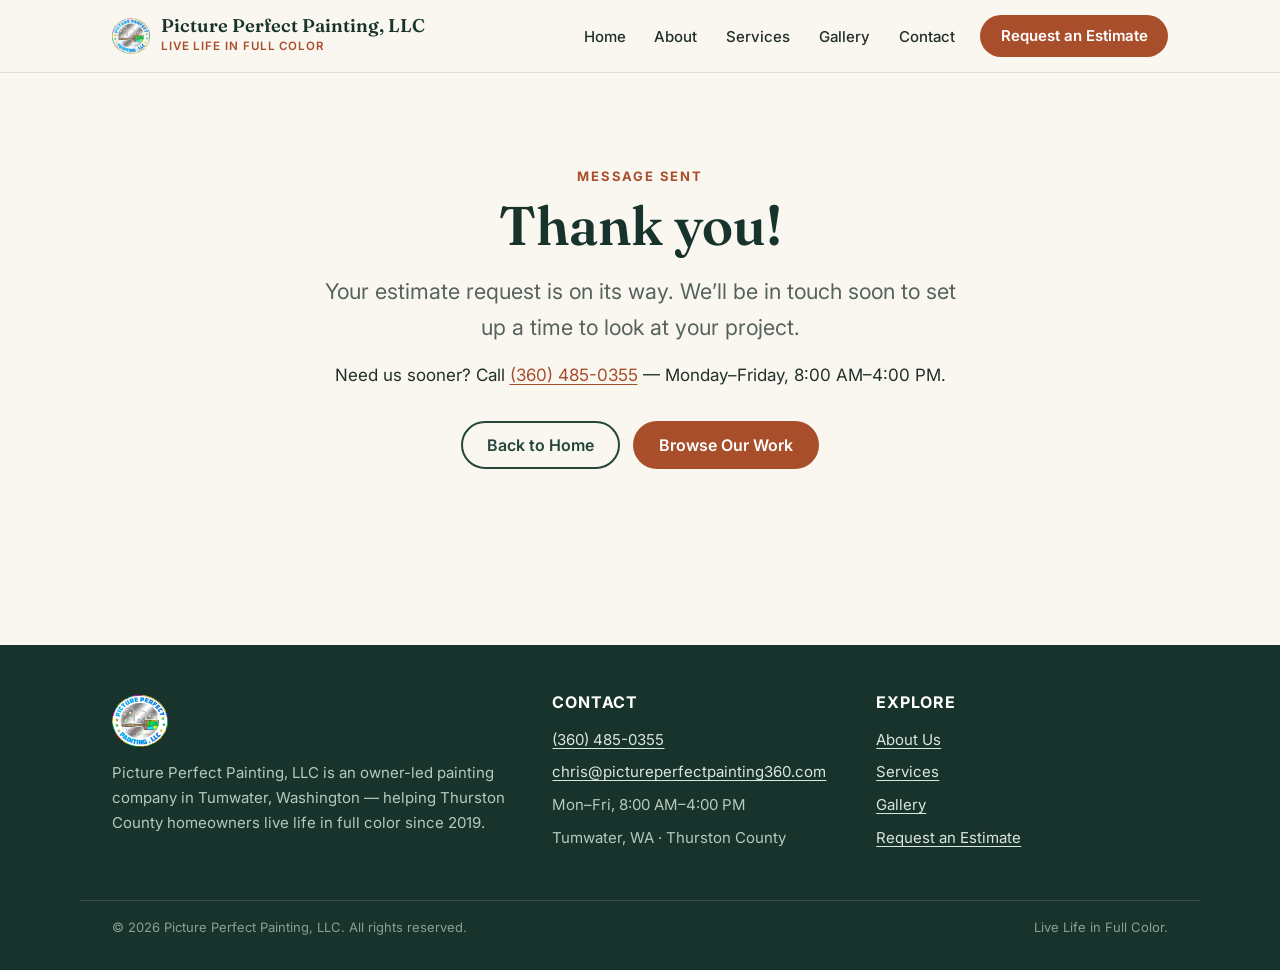
<file: thank-you.html>
<!DOCTYPE html>
<html lang="en">
<head>
  <meta charset="UTF-8">
  <meta name="viewport" content="width=device-width, initial-scale=1.0">
  <title>Thank You | Picture Perfect Painting</title>
  <meta name="description" content="Thanks for reaching out to Picture Perfect Painting — we'll be in touch soon.">
  <meta name="robots" content="noindex">
  <link rel="canonical" href="https://pictureperfectpainting360.com/thank-you.html">

  <link rel="icon" type="image/png" href="images/branding/favicon.png">
  <link rel="apple-touch-icon" href="images/branding/apple-touch-icon.png">

  <link rel="preconnect" href="https://fonts.googleapis.com">
  <link rel="preconnect" href="https://fonts.gstatic.com" crossorigin>
  <link href="https://fonts.googleapis.com/css2?family=Fraunces:ital,opsz,wght@0,9..144,600;1,9..144,600&amp;family=Inter:wght@400;500;600;700&amp;display=swap" rel="stylesheet">

  <link rel="stylesheet" href="css/style.css">
  <script src="js/main.js" defer></script>
</head>
<body>
  <a class="skip-link" href="#main">Skip to main content</a>

  <!-- ============ HEADER (keep identical across all pages) ============ -->
  <header class="site-header">
    <div class="container header-inner">
      <a class="brand" href="index.html">
        <img src="images/branding/logo-round.png" width="192" height="192" alt="">
        <span>
          <span class="brand-name">Picture Perfect Painting, LLC</span>
          <span class="brand-tag">Live Life in Full Color</span>
        </span>
      </a>
      <nav class="site-nav" id="site-nav" aria-label="Main">
        <ul>
          <li><a href="index.html">Home</a></li>
          <li><a href="about.html">About</a></li>
          <li><a href="services.html">Services</a></li>
          <li><a href="gallery.html">Gallery</a></li>
          <li><a href="contact.html">Contact</a></li>
        </ul>
      </nav>
      <a class="btn btn--primary header-cta" href="contact.html">Request an Estimate</a>
      <button class="nav-toggle" aria-expanded="false" aria-controls="site-nav">
        <span class="visually-hidden">Menu</span>
        <span class="bar"></span><span class="bar"></span><span class="bar"></span>
      </button>
    </div>
  </header>

  <main id="main">
    <section class="section" style="min-height: 45vh;">
      <div class="container" style="max-width: 44rem; text-align: center;">
        <span class="eyebrow">Message Sent</span>
        <h1>Thank you!</h1>
        <p class="lede">Your estimate request is on its way. We&rsquo;ll be in touch soon to set up a time to look at your project.</p>
        <p>Need us sooner? Call <a href="tel:+13604850355">(360) 485-0355</a> — Monday&ndash;Friday, 8:00 AM&ndash;4:00 PM.</p>
        <p style="margin-top: var(--space-4);">
          <a class="btn btn--outline" href="index.html">Back to Home</a>
          <a class="btn btn--primary" href="gallery.html" style="margin-left: 0.5rem;">Browse Our Work</a>
        </p>
      </div>
    </section>
  </main>

  <!-- ============ FOOTER (keep identical across all pages) ============ -->
  <footer class="site-footer">
    <div class="container footer-grid">
      <div class="footer-brand">
        <img src="images/branding/logo-round-white.png" width="192" height="192" alt="" loading="lazy">
        <p>Picture Perfect Painting, LLC is an owner-led painting company in Tumwater, Washington — helping Thurston County homeowners live life in full color since 2019.</p>
      </div>
      <div>
        <h3>Contact</h3>
        <ul>
          <li><a href="tel:+13604850355">(360) 485-0355</a></li>
          <li><a href="mailto:chris@pictureperfectpainting360.com">chris@pictureperfectpainting360.com</a></li>
          <li>Mon&ndash;Fri, 8:00 AM&ndash;4:00 PM</li>
          <li>Tumwater, WA &middot; Thurston County</li>
        </ul>
      </div>
      <div>
        <h3>Explore</h3>
        <ul>
          <li><a href="about.html">About Us</a></li>
          <li><a href="services.html">Services</a></li>
          <li><a href="gallery.html">Gallery</a></li>
          <li><a href="contact.html">Request an Estimate</a></li>
        </ul>
      </div>
    </div>
    <div class="container footer-bottom">
      <p>&copy; <span id="footer-year">2026</span> Picture Perfect Painting, LLC. All rights reserved.</p>
      <p>Live Life in Full Color.</p>
    </div>
  </footer>
</body>
</html>
</file>
<file: css/style.css>
/* ==========================================================================
   Picture Perfect Painting, LLC — pictureperfectpainting360.com
   One shared stylesheet for the whole site.

   CONTENTS
   1. Design tokens (colors, fonts, spacing)
   2. Base / reset
   3. Layout helpers (container, sections, grids)
   4. Buttons
   5. Header + navigation
   6. Hero
   7. Cards (services, values, process)
   8. Gallery + lightbox
   9. Forms
   10. Footer
   11. Utility + accessibility
   12. Responsive breakpoints
   ========================================================================== */

/* 1. DESIGN TOKENS
   Change a color here and it updates everywhere. */
:root {
  /* Brand palette — "Pacific Northwest craftsman" */
  --paper:       #faf7f1;  /* warm off-white page background */
  --paper-2:     #f2ede2;  /* deeper cream for alternating sections */
  --ink:         #22302a;  /* near-black body text */
  --ink-soft:    #55635c;  /* secondary text */
  --spruce:      #23453a;  /* primary deep green */
  --spruce-deep: #17332b;  /* darker green (hero, footer) */
  --sage:        #9cb5a6;  /* soft green accent */
  --sage-tint:   #e3ebe4;  /* pale green backgrounds */
  --clay:        #a94e2b;  /* terracotta accent (buttons, links) */
  --clay-deep:   #8f411f;  /* button hover */
  --clay-tint:   #f3e2d8;  /* pale clay backgrounds */
  --line:        #e3ddce;  /* hairline borders on cream */
  --white:       #ffffff;

  /* Type */
  --font-display: "Fraunces", Georgia, "Times New Roman", serif;
  --font-body: "Inter", -apple-system, "Segoe UI", Roboto, Helvetica, Arial, sans-serif;

  /* Fluid type scale */
  --text-xs:  0.8125rem;
  --text-sm:  0.9375rem;
  --text-md:  1.0625rem;
  --text-lg:  clamp(1.15rem, 1rem + 0.6vw, 1.35rem);
  --text-h3:  clamp(1.25rem, 1.1rem + 0.8vw, 1.55rem);
  --text-h2:  clamp(1.7rem, 1.4rem + 1.6vw, 2.4rem);
  --text-h1:  clamp(2.1rem, 1.6rem + 2.8vw, 3.4rem);

  /* Spacing scale */
  --space-1: 0.5rem;
  --space-2: 1rem;
  --space-3: 1.5rem;
  --space-4: 2rem;
  --space-5: 3rem;
  --space-6: 4.5rem;

  --radius: 14px;
  --radius-sm: 8px;
  --shadow: 0 10px 30px rgba(23, 51, 43, 0.10);
  --shadow-soft: 0 4px 14px rgba(23, 51, 43, 0.08);
  --max-width: 1120px;
  --header-height: 4.5rem;
}

/* 2. BASE / RESET */
*, *::before, *::after { box-sizing: border-box; }

html {
  scroll-behavior: smooth;
  -webkit-text-size-adjust: 100%;
}

body {
  margin: 0;
  font-family: var(--font-body);
  font-size: var(--text-md);
  line-height: 1.65;
  color: var(--ink);
  background: var(--paper);
}

h1, h2, h3, h4 {
  font-family: var(--font-display);
  font-weight: 600;
  line-height: 1.15;
  color: var(--spruce-deep);
  margin: 0 0 var(--space-2);
  text-wrap: balance;
}

h1 { font-size: var(--text-h1); }
h2 { font-size: var(--text-h2); }
h3 { font-size: var(--text-h3); }

p { margin: 0 0 var(--space-2); }

img, svg, video { max-width: 100%; height: auto; display: block; }

a {
  color: var(--clay);
  text-decoration-thickness: 1px;
  text-underline-offset: 3px;
}
a:hover { color: var(--clay-deep); }

ul { padding-left: 1.2rem; }

:focus-visible {
  outline: 3px solid var(--clay);
  outline-offset: 3px;
  border-radius: 2px;
}

::selection { background: var(--sage); color: var(--spruce-deep); }

@media (prefers-reduced-motion: reduce) {
  html { scroll-behavior: auto; }
  *, *::before, *::after {
    animation-duration: 0.01ms !important;
    animation-iteration-count: 1 !important;
    transition-duration: 0.01ms !important;
  }
}

/* 3. LAYOUT HELPERS */
.container {
  max-width: var(--max-width);
  margin-inline: auto;
  padding-inline: clamp(1.1rem, 4vw, 2rem);
}

.section { padding-block: clamp(3rem, 7vw, 5.5rem); }
.section--alt { background: var(--paper-2); }
.section--dark {
  background: var(--spruce-deep);
  color: #e9efe9;
}
.section--dark h2, .section--dark h3 { color: var(--white); }
.section--dark p { color: #cdd9cf; }

.section-intro {
  max-width: 46rem;
  margin-bottom: clamp(1.5rem, 4vw, 3rem);
}
.section-intro--center { margin-inline: auto; text-align: center; }

.eyebrow {
  display: inline-block;
  font-size: var(--text-xs);
  font-weight: 700;
  letter-spacing: 0.14em;
  text-transform: uppercase;
  color: var(--clay);
  margin-bottom: var(--space-1);
}
.section--dark .eyebrow { color: var(--sage); }

.grid {
  display: grid;
  gap: clamp(1rem, 2.5vw, 1.75rem);
}
.grid--2 { grid-template-columns: repeat(2, 1fr); }
.grid--3 { grid-template-columns: repeat(3, 1fr); }
.grid--4 { grid-template-columns: repeat(4, 1fr); }

.lede { font-size: var(--text-lg); color: var(--ink-soft); }

/* 4. BUTTONS — large tap targets, obvious hierarchy */
.btn {
  display: inline-flex;
  align-items: center;
  justify-content: center;
  gap: 0.5rem;
  min-height: 3rem;
  padding: 0.7rem 1.5rem;
  border-radius: 999px;
  border: 2px solid transparent;
  font-family: var(--font-body);
  font-size: 1rem;
  font-weight: 600;
  line-height: 1.2;
  text-decoration: none;
  cursor: pointer;
  transition: background-color 160ms ease, color 160ms ease,
              border-color 160ms ease, transform 160ms ease;
}
.btn:active { transform: translateY(1px); }

.btn--primary { background: var(--clay); color: var(--white); }
.btn--primary:hover { background: var(--clay-deep); color: var(--white); }

.btn--outline { border-color: var(--spruce); color: var(--spruce); background: transparent; }
.btn--outline:hover { background: var(--spruce); color: var(--white); }

/* outline button on dark backgrounds */
.section--dark .btn--outline,
.hero .btn--outline {
  border-color: rgba(255, 255, 255, 0.65);
  color: var(--white);
}
.section--dark .btn--outline:hover,
.hero .btn--outline:hover { background: var(--white); color: var(--spruce-deep); }

.btn--block { width: 100%; }

/* 5. HEADER + NAVIGATION */
.site-header {
  position: sticky;
  top: 0;
  z-index: 50;
  background: rgba(250, 247, 241, 0.94);
  backdrop-filter: blur(8px);
  border-bottom: 1px solid var(--line);
}

.header-inner {
  display: flex;
  align-items: center;
  gap: var(--space-3);
  min-height: var(--header-height);
}

.brand {
  display: flex;
  align-items: center;
  gap: 0.65rem;
  text-decoration: none;
  color: var(--spruce-deep);
  margin-right: auto;
}
.brand svg, .brand img { width: 2.4rem; height: 2.4rem; flex: none; }
.brand-name {
  font-family: var(--font-display);
  font-weight: 600;
  font-size: 1.15rem;
  line-height: 1.1;
  display: block;
}
.brand-tag {
  display: block;
  font-size: 0.72rem;
  letter-spacing: 0.08em;
  text-transform: uppercase;
  color: var(--clay);
  font-weight: 600;
}

.site-nav ul {
  display: flex;
  align-items: center;
  gap: clamp(1rem, 2vw, 1.75rem);
  list-style: none;
  margin: 0;
  padding: 0;
}
.site-nav a {
  text-decoration: none;
  color: var(--ink);
  font-weight: 500;
  font-size: var(--text-sm);
  padding: 0.4rem 0.1rem;
  border-bottom: 2px solid transparent;
}
.site-nav a:hover { color: var(--clay-deep); }
.site-nav a[aria-current="page"] {
  color: var(--spruce-deep);
  border-bottom-color: var(--clay);
  font-weight: 600;
}

.header-cta { min-height: 2.6rem; padding: 0.45rem 1.15rem; font-size: var(--text-sm); }

.nav-toggle {
  display: none;
  flex-direction: column;
  justify-content: center;
  gap: 5px;
  width: 2.75rem;
  height: 2.75rem;
  padding: 0.6rem;
  background: transparent;
  border: 1px solid var(--line);
  border-radius: var(--radius-sm);
  cursor: pointer;
}
.nav-toggle .bar {
  display: block;
  height: 2px;
  width: 100%;
  background: var(--spruce-deep);
  border-radius: 2px;
  transition: transform 200ms ease, opacity 200ms ease;
}
.nav-toggle[aria-expanded="true"] .bar:nth-child(1) { transform: translateY(7px) rotate(45deg); }
.nav-toggle[aria-expanded="true"] .bar:nth-child(2) { opacity: 0; }
.nav-toggle[aria-expanded="true"] .bar:nth-child(3) { transform: translateY(-7px) rotate(-45deg); }

/* 6. HERO */
.hero {
  position: relative;
  background:
    radial-gradient(120% 90% at 85% 0%, rgba(156, 181, 166, 0.14) 0%, rgba(156, 181, 166, 0) 55%),
    var(--spruce-deep);
  color: #e9efe9;
  overflow: hidden;
}
.hero::after {
  /* subtle wide brush stroke along the bottom edge */
  content: "";
  position: absolute;
  inset: auto 0 -1px 0;
  height: 3.5rem;
  background: var(--paper);
  clip-path: ellipse(75% 100% at 50% 100%);
}

.hero-inner {
  position: relative;
  display: grid;
  grid-template-columns: 1.1fr 0.9fr;
  gap: clamp(2rem, 5vw, 4rem);
  align-items: center;
  padding-block: clamp(3.5rem, 8vw, 6.5rem) clamp(5.5rem, 10vw, 8rem);
}

.hero h1 { color: var(--white); margin-bottom: var(--space-2); }
.hero .accent {
  color: var(--sage);
  font-style: italic;
}
.hero p {
  color: #cdd9cf;
  font-size: var(--text-lg);
  max-width: 34rem;
}

.hero-actions {
  display: flex;
  flex-wrap: wrap;
  gap: var(--space-2);
  margin-top: var(--space-3);
}

.hero-points {
  display: flex;
  flex-wrap: wrap;
  gap: 0.5rem 1.5rem;
  margin: var(--space-3) 0 0;
  padding: 0;
  list-style: none;
  font-size: var(--text-sm);
  color: #b8c9bb;
}
.hero-points li { display: flex; align-items: center; gap: 0.45rem; }
.hero-points svg { width: 1rem; height: 1rem; color: var(--sage); flex: none; }

.hero-media { position: relative; }
.hero-media img {
  width: 100%;
  border-radius: var(--radius);
  box-shadow: 0 24px 50px rgba(0, 0, 0, 0.35);
  border: 6px solid rgba(255, 255, 255, 0.08);
}

/* 7. CARDS */
.card {
  background: var(--white);
  border: 1px solid var(--line);
  border-radius: var(--radius);
  padding: clamp(1.25rem, 3vw, 1.75rem);
  box-shadow: var(--shadow-soft);
  display: flex;
  flex-direction: column;
  gap: 0.6rem;
}
.card h3 { margin-bottom: 0; }
.card p { color: var(--ink-soft); font-size: var(--text-sm); margin-bottom: 0; }
.card .card-link {
  margin-top: auto;
  font-weight: 600;
  font-size: var(--text-sm);
  text-decoration: none;
}
.card .card-link:hover { text-decoration: underline; }

.card-icon {
  width: 3rem;
  height: 3rem;
  display: grid;
  place-items: center;
  border-radius: var(--radius-sm);
  background: var(--sage-tint);
  color: var(--spruce);
  margin-bottom: 0.35rem;
}
.card-icon svg { width: 1.5rem; height: 1.5rem; }

/* numbered process steps */
.step {
  position: relative;
  padding-top: 0.5rem;
}
.step-number {
  font-family: var(--font-display);
  font-size: 2.6rem;
  font-weight: 600;
  color: var(--sage);
  line-height: 1;
  display: block;
  margin-bottom: 0.5rem;
}
.step h3 { font-size: 1.2rem; }
.step p { color: var(--ink-soft); font-size: var(--text-sm); }

/* service detail rows (services.html) */
.service-detail {
  display: grid;
  grid-template-columns: 1fr 1fr;
  gap: clamp(1.5rem, 4vw, 3.5rem);
  align-items: center;
  padding-block: clamp(2rem, 5vw, 3.5rem);
}
.service-detail + .service-detail { border-top: 1px solid var(--line); }
.service-detail:nth-of-type(even) .service-detail-media { order: -1; }
.service-detail-media img {
  border-radius: var(--radius);
  box-shadow: var(--shadow);
  width: 100%;
}
.service-detail ul {
  margin: 0.75rem 0 0;
  padding: 0;
  list-style: none;
  display: grid;
  gap: 0.5rem;
  color: var(--ink-soft);
  font-size: var(--text-sm);
}
.service-detail ul li {
  display: flex;
  gap: 0.55rem;
  align-items: baseline;
}
.service-detail ul svg {
  width: 0.9rem; height: 0.9rem;
  color: var(--clay);
  flex: none;
  position: relative;
  top: 0.1rem;
}

/* CTA banner */
.cta-banner {
  background: var(--spruce);
  border-radius: var(--radius);
  color: var(--white);
  padding: clamp(2rem, 5vw, 3.25rem);
  display: flex;
  flex-wrap: wrap;
  align-items: center;
  justify-content: space-between;
  gap: var(--space-3);
}
.cta-banner h2 { color: var(--white); margin-bottom: 0.35rem; }
.cta-banner p { color: #cdd9cf; margin: 0; }
.cta-banner .btn--outline { border-color: rgba(255,255,255,0.6); color: var(--white); }
.cta-banner .btn--outline:hover { background: var(--white); color: var(--spruce-deep); }
.cta-actions { display: flex; flex-wrap: wrap; gap: var(--space-2); }

/* 8. GALLERY + LIGHTBOX */
.gallery-filters {
  display: flex;
  flex-wrap: wrap;
  gap: 0.5rem;
  margin-bottom: var(--space-4);
}
.filter-btn {
  padding: 0.5rem 1.1rem;
  min-height: 2.6rem;
  border-radius: 999px;
  border: 1px solid var(--line);
  background: var(--white);
  color: var(--ink);
  font-family: var(--font-body);
  font-size: var(--text-sm);
  font-weight: 500;
  cursor: pointer;
  transition: background-color 150ms ease, color 150ms ease, border-color 150ms ease;
}
.filter-btn:hover { border-color: var(--spruce); }
.filter-btn[aria-pressed="true"] {
  background: var(--spruce);
  border-color: var(--spruce);
  color: var(--white);
}

.gallery-grid {
  display: grid;
  grid-template-columns: repeat(3, 1fr);
  gap: clamp(0.75rem, 2vw, 1.25rem);
}
.gallery-item { margin: 0; }
.gallery-item.is-hidden { display: none; }
.gallery-item button {
  display: block;
  width: 100%;
  padding: 0;
  border: 0;
  background: none;
  cursor: zoom-in;
  border-radius: var(--radius-sm);
  overflow: hidden;
}
.gallery-item img {
  width: 100%;
  aspect-ratio: 4 / 3;
  object-fit: cover;
  border-radius: var(--radius-sm);
  transition: transform 250ms ease;
}
.gallery-item button:hover img { transform: scale(1.03); }
.gallery-item figcaption {
  font-size: var(--text-xs);
  color: var(--ink-soft);
  padding-top: 0.45rem;
}

/* lightbox */
.lightbox {
  border: 0;
  padding: 0;
  background: transparent;
  max-width: min(92vw, 1000px);
  width: 100%;
}
.lightbox::backdrop { background: rgba(15, 26, 22, 0.88); }
.lightbox-body {
  position: relative;
  background: var(--spruce-deep);
  border-radius: var(--radius);
  padding: 0.75rem;
}
.lightbox img {
  width: 100%;
  max-height: 78vh;
  object-fit: contain;
  border-radius: var(--radius-sm);
  background: #0f1a16;
}
.lightbox-caption {
  color: #cdd9cf;
  font-size: var(--text-sm);
  text-align: center;
  padding: 0.6rem 3rem 0.35rem;
}
.lightbox-close, .lightbox-prev, .lightbox-next {
  position: absolute;
  display: grid;
  place-items: center;
  width: 2.75rem;
  height: 2.75rem;
  border-radius: 50%;
  border: 0;
  background: rgba(255, 255, 255, 0.14);
  color: var(--white);
  font-size: 1.3rem;
  line-height: 1;
  cursor: pointer;
}
.lightbox-close:hover, .lightbox-prev:hover, .lightbox-next:hover {
  background: rgba(255, 255, 255, 0.3);
}
.lightbox-close { top: 1rem; right: 1rem; }
.lightbox-prev { top: 50%; left: 1rem; transform: translateY(-50%); }
.lightbox-next { top: 50%; right: 1rem; transform: translateY(-50%); }

/* 9. FORMS */
.form-grid {
  display: grid;
  grid-template-columns: 1fr 1fr;
  gap: var(--space-2) var(--space-3);
}
.form-field { display: flex; flex-direction: column; gap: 0.35rem; }
.form-field--full { grid-column: 1 / -1; }
.form-field label {
  font-weight: 600;
  font-size: var(--text-sm);
  color: var(--spruce-deep);
}
.form-field .optional {
  font-weight: 400;
  color: var(--ink-soft);
  font-size: var(--text-xs);
}
.form-field input,
.form-field select,
.form-field textarea {
  font: inherit;
  color: var(--ink);
  padding: 0.75rem 0.9rem;
  min-height: 3rem;
  border: 1px solid #cfc8b6;
  border-radius: var(--radius-sm);
  background: var(--white);
  width: 100%;
}
.form-field textarea { min-height: 8rem; resize: vertical; }
.form-field input:focus, .form-field select:focus, .form-field textarea:focus {
  outline: 3px solid rgba(169, 78, 43, 0.35);
  outline-offset: 0;
  border-color: var(--clay);
}

.form-note { font-size: var(--text-xs); color: var(--ink-soft); }

.form-status {
  border-radius: var(--radius-sm);
  padding: 0.9rem 1.1rem;
  font-size: var(--text-sm);
  font-weight: 500;
  display: none;
}
.form-status.is-success { display: block; background: var(--sage-tint); color: var(--spruce-deep); }
.form-status.is-error { display: block; background: var(--clay-tint); color: var(--clay-deep); }

/* honeypot field — hidden from humans, bots fill it in */
.hp-field {
  position: absolute !important;
  left: -9999px !important;
  width: 1px; height: 1px;
  overflow: hidden;
}

/* contact info cards */
.contact-card {
  background: var(--white);
  border: 1px solid var(--line);
  border-radius: var(--radius);
  padding: var(--space-3);
  box-shadow: var(--shadow-soft);
}
.contact-card h3 { font-size: 1.1rem; display: flex; align-items: center; gap: 0.5rem; }
.contact-card h3 svg { width: 1.15rem; height: 1.15rem; color: var(--clay); }
.contact-card p { margin: 0; color: var(--ink-soft); font-size: var(--text-sm); }
.contact-card a { font-weight: 600; font-size: var(--text-md); }

/* 10. FOOTER */
.site-footer {
  background: var(--spruce-deep);
  color: #b8c9bb;
  font-size: var(--text-sm);
  margin-top: var(--space-6);
}
.footer-grid {
  display: grid;
  grid-template-columns: 1.4fr 1fr 1fr;
  gap: var(--space-4);
  padding-block: var(--space-5);
}
.site-footer h3 {
  color: var(--white);
  font-size: 1rem;
  font-family: var(--font-body);
  font-weight: 700;
  letter-spacing: 0.05em;
  text-transform: uppercase;
  margin-bottom: var(--space-2);
}
.site-footer a { color: #dbe6dc; }
.site-footer a:hover { color: var(--white); }
.site-footer ul { list-style: none; margin: 0; padding: 0; display: grid; gap: 0.5rem; }
.footer-brand svg, .footer-brand img {
  width: 3.5rem;
  height: 3.5rem;
  margin-bottom: 0.75rem;
}
.footer-brand p { max-width: 26rem; }
.footer-bottom {
  border-top: 1px solid rgba(255, 255, 255, 0.12);
  padding-block: var(--space-2);
  display: flex;
  flex-wrap: wrap;
  gap: 0.5rem 1.5rem;
  justify-content: space-between;
  font-size: var(--text-xs);
  color: #8aa190;
}

/* 11. UTILITIES + ACCESSIBILITY */
.visually-hidden {
  position: absolute !important;
  width: 1px; height: 1px;
  margin: -1px; padding: 0; border: 0;
  clip: rect(0 0 0 0);
  clip-path: inset(50%);
  overflow: hidden;
  white-space: nowrap;
}

.skip-link {
  position: absolute;
  top: -3rem;
  left: 1rem;
  z-index: 100;
  background: var(--spruce-deep);
  color: var(--white);
  padding: 0.6rem 1rem;
  border-radius: 0 0 var(--radius-sm) var(--radius-sm);
  text-decoration: none;
  transition: top 150ms ease;
}
.skip-link:focus { top: 0; color: var(--white); }

.page-hero {
  background: var(--spruce-deep);
  color: #cdd9cf;
  padding-block: clamp(2.5rem, 6vw, 4rem);
}
.page-hero h1 { color: var(--white); margin-bottom: 0.4rem; }
.page-hero p { max-width: 44rem; margin: 0; font-size: var(--text-lg); }

/* 12. RESPONSIVE BREAKPOINTS
   Tested at 375px, 430px, 768px, 1024px, desktop */
@media (max-width: 1023px) {
  .grid--4 { grid-template-columns: repeat(2, 1fr); }
  .footer-grid { grid-template-columns: 1fr 1fr; }
}

@media (max-width: 860px) {
  .hero-inner { grid-template-columns: 1fr; }
  .hero-media { max-width: 34rem; }
  .service-detail { grid-template-columns: 1fr; }
  .service-detail:nth-of-type(even) .service-detail-media { order: 0; }
  .grid--3 { grid-template-columns: repeat(2, 1fr); }
  .gallery-grid { grid-template-columns: repeat(2, 1fr); }

  /* collapse nav into hamburger menu */
  .nav-toggle { display: flex; }
  .site-nav {
    position: absolute;
    top: 100%;
    left: 0;
    right: 0;
    background: var(--paper);
    border-bottom: 1px solid var(--line);
    box-shadow: var(--shadow);
    display: none;
  }
  .site-nav.is-open { display: block; }
  .site-nav ul {
    flex-direction: column;
    align-items: stretch;
    gap: 0;
    padding: 0.5rem 0;
  }
  .site-nav a {
    display: block;
    padding: 0.9rem clamp(1.1rem, 4vw, 2rem);
    font-size: var(--text-md);
    border-bottom: 0;
    border-left: 3px solid transparent;
  }
  .site-nav a[aria-current="page"] { border-left-color: var(--clay); background: var(--paper-2); }
}

@media (max-width: 560px) {
  .grid--2, .grid--3, .grid--4 { grid-template-columns: 1fr; }
  .form-grid { grid-template-columns: 1fr; }
  .footer-grid { grid-template-columns: 1fr; }
  .gallery-grid { grid-template-columns: 1fr 1fr; }
  .header-cta { display: none; }         /* keep header uncluttered on small phones… */
  .hero-actions .btn { width: 100%; }    /* …but make hero CTAs full-width and thumb-friendly */
  .cta-banner { text-align: left; }
  .cta-actions { width: 100%; }
  .cta-actions .btn { flex: 1; }
  .brand-tag { display: none; }
  .brand svg, .brand img { width: 2rem; height: 2rem; }
  .lightbox-prev { left: 0.4rem; }
  .lightbox-next { right: 0.4rem; }
}
</file>
